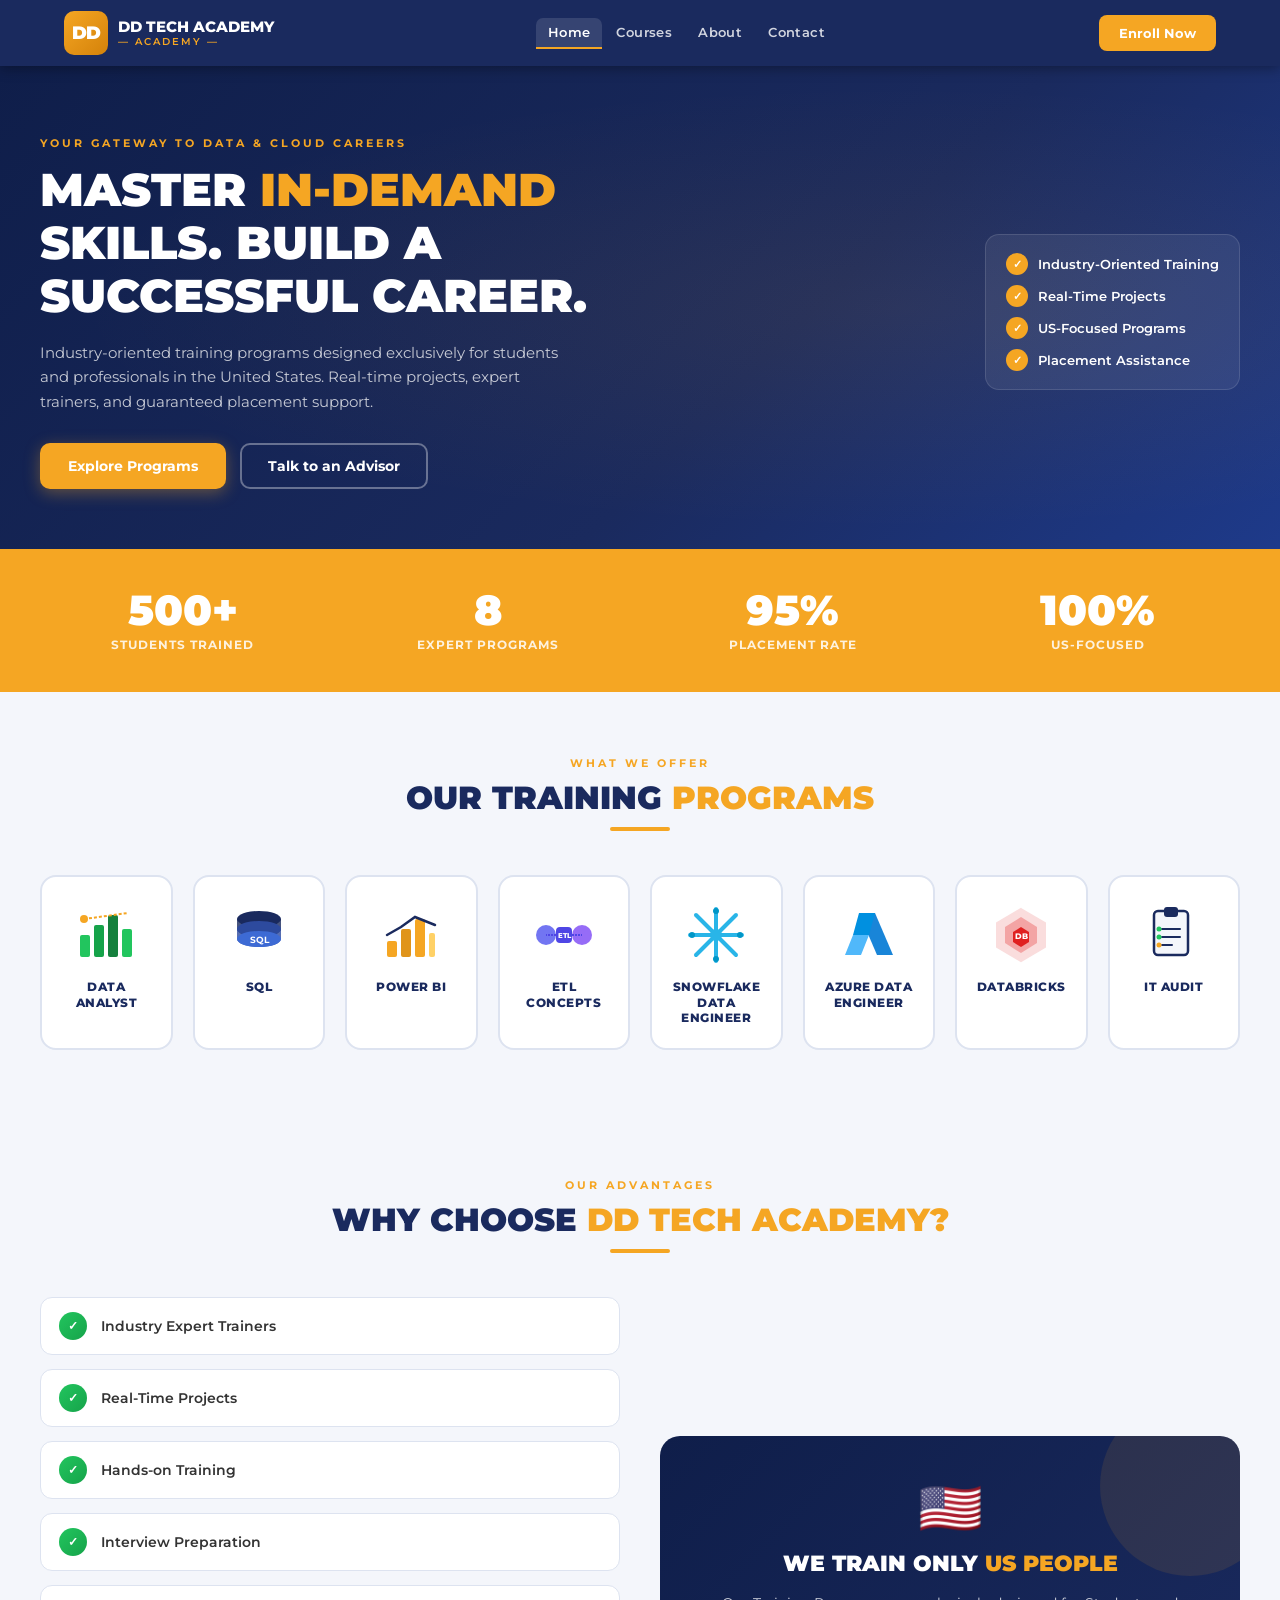
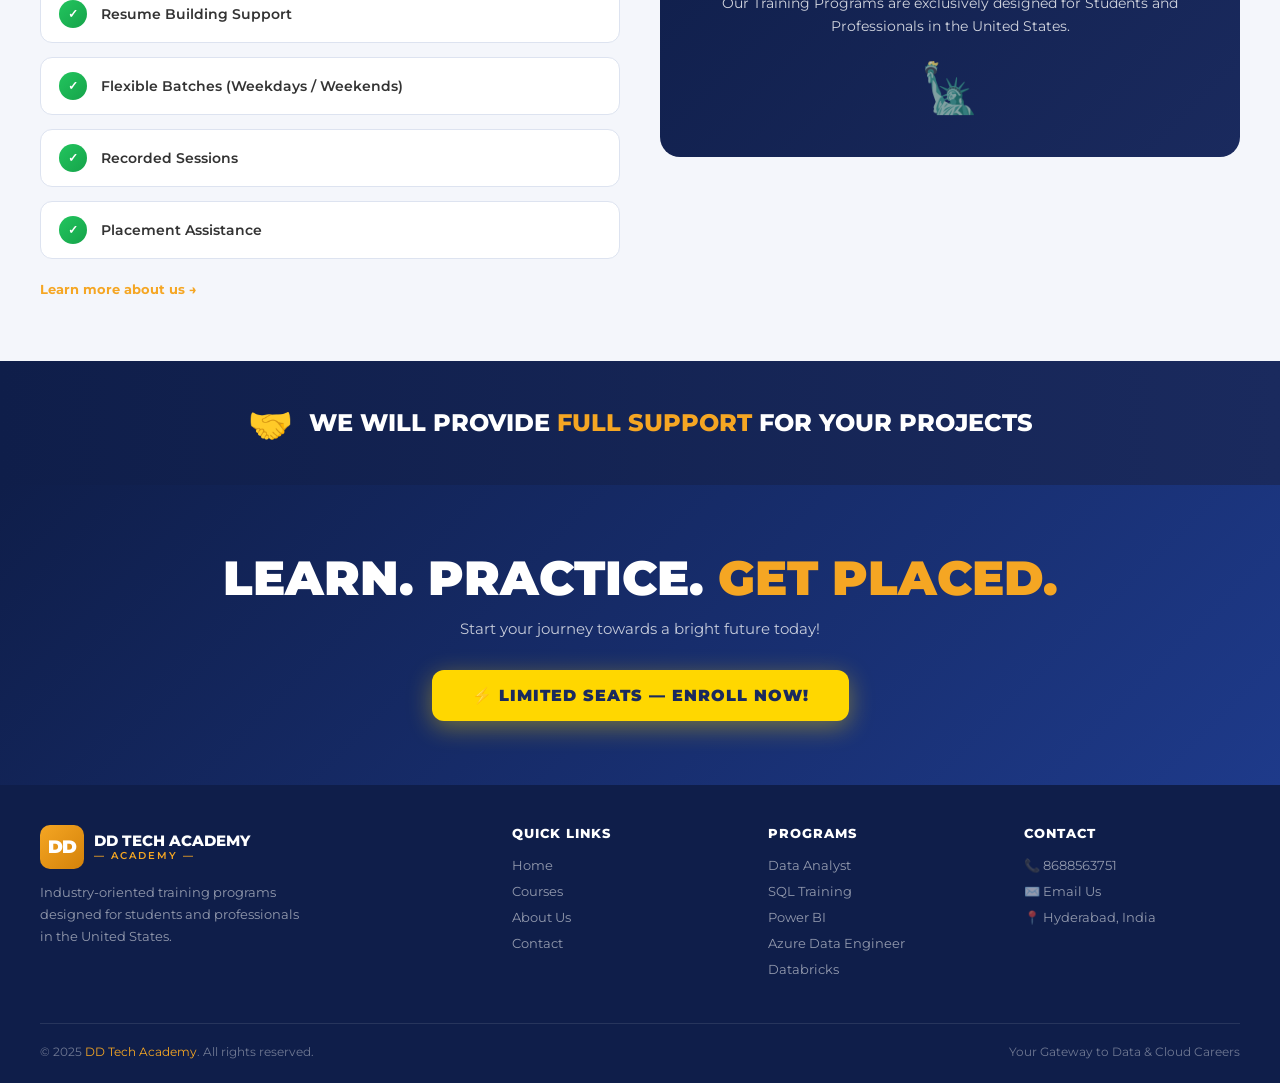
<file: index.html>
<!DOCTYPE html>
<html lang="en">
<head>
  <meta charset="UTF-8" />
  <meta name="viewport" content="width=device-width, initial-scale=1.0" />
  <title>DD Tech Academy – Your Gateway to Data &amp; Cloud Careers</title>
  <link href="https://fonts.googleapis.com/css2?family=Montserrat:wght@400;600;700;800;900&display=swap" rel="stylesheet" />
  <link rel="stylesheet" href="css/styles.css" />
</head>
<body>

<!-- ═══ HEADER ══════════════════════════════════════════════════════════════ -->
<header>
  <div class="header-inner">
    <a class="logo-wrap" href="index.html">
      <div class="logo-dd">DD</div>
      <div class="logo-text">DD TECH ACADEMY<span>— Academy —</span></div>
    </a>
    <nav>
      <a href="index.html"   class="active">Home</a>
      <a href="courses.html">Courses</a>
      <a href="about.html">About</a>
      <a href="contact.html">Contact</a>
    </nav>
    <button class="enroll-btn" onclick="openEnrollModal()">Enroll Now</button>
    <div class="hamburger" id="ham" onclick="toggleNav()">
      <span></span><span></span><span></span>
    </div>
  </div>
</header>

<!-- Mobile Nav -->
<div class="mobile-nav" id="mobileNav" onclick="toggleNav()">
  <div class="mobile-nav-panel" onclick="event.stopPropagation()">
    <a href="index.html"   class="active">Home</a>
    <a href="courses.html">Courses</a>
    <a href="about.html">About</a>
    <a href="contact.html">Contact</a>
    <button onclick="toggleNav();openEnrollModal();" style="background:var(--orange);color:#fff;margin-top:8px;font-weight:800;border:none;padding:12px 16px;border-radius:8px;font-family:'Montserrat',sans-serif;font-size:14px;cursor:pointer;text-align:center;">Enroll Now</button>
  </div>
</div>

<!-- ═══ HERO ════════════════════════════════════════════════════════════════ -->
<section class="hero" id="hero">
  <div class="hero-inner">
    <div class="hero-left">
      <p class="hero-sub">Your Gateway to Data &amp; Cloud Careers</p>
      <h1 class="hero-title">
        Master <span class="highlight">In-Demand</span><br>
        Skills. Build A<br>
        Successful Career.
      </h1>
      <p class="hero-desc">
        Industry-oriented training programs designed exclusively for students
        and professionals in the United States. Real-time projects, expert
        trainers, and guaranteed placement support.
      </p>
      <div class="hero-btns">
        <a class="btn-primary" href="courses.html">Explore Programs</a>
        <a class="btn-outline" href="#" onclick="openEnrollModal();return false;">Talk to an Advisor</a>
      </div>
    </div>
    <div class="hero-badge-row">
      <div class="badge-item"><div class="badge-check">✓</div> Industry-Oriented Training</div>
      <div class="badge-item"><div class="badge-check">✓</div> Real-Time Projects</div>
      <div class="badge-item"><div class="badge-check">✓</div> US-Focused Programs</div>
      <div class="badge-item"><div class="badge-check">✓</div> Placement Assistance</div>
    </div>
  </div>
</section>

<!-- ═══ STATS BAR ═══════════════════════════════════════════════════════════ -->
<div class="stats-bar">
  <div class="stats-grid">
    <div class="stat-item">
      <div class="stat-num">500+</div>
      <div class="stat-label">Students Trained</div>
    </div>
    <div class="stat-item">
      <div class="stat-num">8</div>
      <div class="stat-label">Expert Programs</div>
    </div>
    <div class="stat-item">
      <div class="stat-num">95%</div>
      <div class="stat-label">Placement Rate</div>
    </div>
    <div class="stat-item">
      <div class="stat-num">100%</div>
      <div class="stat-label">US-Focused</div>
    </div>
  </div>
</div>

<!-- ═══ PROGRAMS ════════════════════════════════════════════════════════════ -->
<section class="programs" id="programs">
  <div class="section-inner">
    <p class="section-tag">What We Offer</p>
    <h2 class="section-title">Our Training <span class="hl">Programs</span></h2>
    <div class="section-line"></div>
    <div class="programs-grid">

      <a class="prog-card" href="courses.html#tab-data-analyst">
        <div class="prog-icon">
          <svg viewBox="0 0 60 60" fill="none">
            <rect x="4" y="30" width="10" height="22" rx="2" fill="#22c55e"/>
            <rect x="18" y="20" width="10" height="32" rx="2" fill="#16a34a"/>
            <rect x="32" y="10" width="10" height="42" rx="2" fill="#15803d"/>
            <rect x="46" y="24" width="10" height="28" rx="2" fill="#22c55e"/>
            <circle cx="8" cy="14" r="4" fill="#f5a623"/>
            <line x1="8" y1="14" x2="52" y2="8" stroke="#f5a623" stroke-width="2" stroke-dasharray="3,2"/>
          </svg>
        </div>
        <div class="prog-label">Data Analyst</div>
      </a>

      <a class="prog-card" href="courses.html#tab-sql">
        <div class="prog-icon">
          <svg viewBox="0 0 60 60" fill="none">
            <ellipse cx="30" cy="14" rx="22" ry="8" fill="#1a2a5e"/>
            <path d="M8 14v10c0 4.4 9.8 8 22 8s22-3.6 22-8V14" fill="#1a2a5e" opacity=".8"/>
            <ellipse cx="30" cy="24" rx="22" ry="8" fill="#2d4a9e"/>
            <path d="M8 24v10c0 4.4 9.8 8 22 8s22-3.6 22-8V24" fill="#2d4a9e" opacity=".8"/>
            <ellipse cx="30" cy="34" rx="22" ry="8" fill="#3d6ad4"/>
            <text x="30" y="38" text-anchor="middle" fill="white" font-size="9" font-weight="700" font-family="Montserrat,sans-serif">SQL</text>
          </svg>
        </div>
        <div class="prog-label">SQL</div>
      </a>

      <a class="prog-card" href="courses.html#tab-power-bi">
        <div class="prog-icon">
          <svg viewBox="0 0 60 60" fill="none">
            <rect x="6" y="36" width="10" height="16" rx="2" fill="#f5a623"/>
            <rect x="20" y="24" width="10" height="28" rx="2" fill="#e0941a"/>
            <rect x="34" y="14" width="10" height="38" rx="2" fill="#f5a623"/>
            <rect x="48" y="28" width="6" height="24" rx="2" fill="#ffd166"/>
            <polyline points="6,30 20,22 34,12 54,20" stroke="#1a2a5e" stroke-width="2.5" fill="none" stroke-linecap="round"/>
          </svg>
        </div>
        <div class="prog-label">Power BI</div>
      </a>

      <a class="prog-card" href="courses.html#tab-etl">
        <div class="prog-icon">
          <svg viewBox="0 0 60 60" fill="none">
            <circle cx="12" cy="30" r="10" fill="#6366f1" opacity=".9"/>
            <circle cx="48" cy="30" r="10" fill="#8b5cf6" opacity=".9"/>
            <rect x="22" y="22" width="16" height="16" rx="4" fill="#4f46e5"/>
            <text x="30" y="33" text-anchor="middle" fill="white" font-size="7" font-weight="800" font-family="Montserrat,sans-serif">ETL</text>
            <path d="M22 30h-10M38 30h10" stroke="#4f46e5" stroke-width="2" stroke-dasharray="2,1"/>
          </svg>
        </div>
        <div class="prog-label">ETL Concepts</div>
      </a>

      <a class="prog-card" href="courses.html#tab-snowflake">
        <div class="prog-icon">
          <svg viewBox="0 0 60 60" fill="none">
            <line x1="30" y1="4" x2="30" y2="56" stroke="#29b5e8" stroke-width="4" stroke-linecap="round"/>
            <line x1="4" y1="30" x2="56" y2="30" stroke="#29b5e8" stroke-width="4" stroke-linecap="round"/>
            <line x1="10" y1="10" x2="50" y2="50" stroke="#29b5e8" stroke-width="4" stroke-linecap="round"/>
            <line x1="50" y1="10" x2="10" y2="50" stroke="#29b5e8" stroke-width="4" stroke-linecap="round"/>
            <circle cx="30" cy="30" r="6" fill="#29b5e8"/>
            <circle cx="30" cy="6" r="3" fill="#0096c7"/>
            <circle cx="30" cy="54" r="3" fill="#0096c7"/>
            <circle cx="6" cy="30" r="3" fill="#0096c7"/>
            <circle cx="54" cy="30" r="3" fill="#0096c7"/>
          </svg>
        </div>
        <div class="prog-label">Snowflake Data Engineer</div>
      </a>

      <a class="prog-card" href="courses.html#tab-azure">
        <div class="prog-icon">
          <svg viewBox="0 0 60 60" fill="none">
            <polygon points="20,8 36,8 54,50 38,50" fill="#0078d4" opacity=".9"/>
            <polygon points="6,50 22,50 30,30 14,30" fill="#50b8fa"/>
            <polygon points="20,8 14,30 30,30 36,8" fill="#0090e0"/>
          </svg>
        </div>
        <div class="prog-label">Azure Data Engineer</div>
      </a>

      <a class="prog-card" href="courses.html#tab-databricks">
        <div class="prog-icon">
          <svg viewBox="0 0 60 60" fill="none">
            <polygon points="30,4 54,18 54,42 30,56 6,42 6,18" fill="#e02020" opacity=".15" stroke="#e02020" stroke-width="2"/>
            <polygon points="30,12 46,22 46,38 30,48 14,38 14,22" fill="#e02020" opacity=".3"/>
            <polygon points="30,22 38,27 38,37 30,42 22,37 22,27" fill="#e02020"/>
            <text x="30" y="34" text-anchor="middle" fill="white" font-size="8" font-weight="800" font-family="Montserrat,sans-serif">DB</text>
          </svg>
        </div>
        <div class="prog-label">Databricks</div>
      </a>

      <a class="prog-card" href="courses.html#tab-it-audit">
        <div class="prog-icon">
          <svg viewBox="0 0 60 60" fill="none">
            <rect x="10" y="6" width="34" height="44" rx="4" fill="#f4f6fb" stroke="#1a2a5e" stroke-width="2.5"/>
            <rect x="20" y="2" width="14" height="10" rx="3" fill="#1a2a5e"/>
            <line x1="18" y1="24" x2="36" y2="24" stroke="#1a2a5e" stroke-width="2" stroke-linecap="round"/>
            <line x1="18" y1="32" x2="36" y2="32" stroke="#1a2a5e" stroke-width="2" stroke-linecap="round"/>
            <line x1="18" y1="40" x2="28" y2="40" stroke="#1a2a5e" stroke-width="2" stroke-linecap="round"/>
            <circle cx="15" cy="24" r="2.5" fill="#22c55e"/>
            <circle cx="15" cy="32" r="2.5" fill="#22c55e"/>
            <circle cx="15" cy="40" r="2.5" fill="#f5a623"/>
          </svg>
        </div>
        <div class="prog-label">IT Audit</div>
      </a>

    </div>
  </div>
</section>

<!-- ═══ WHY CHOOSE US (brief) ═══════════════════════════════════════════════ -->
<section class="why" id="why">
  <div class="section-inner">
    <p class="section-tag">Our Advantages</p>
    <h2 class="section-title">Why Choose <span class="hl">DD Tech Academy?</span></h2>
    <div class="section-line"></div>
    <div class="why-grid">
      <div class="why-list">
        <div class="why-item"><div class="why-check">✓</div> Industry Expert Trainers</div>
        <div class="why-item"><div class="why-check">✓</div> Real-Time Projects</div>
        <div class="why-item"><div class="why-check">✓</div> Hands-on Training</div>
        <div class="why-item"><div class="why-check">✓</div> Interview Preparation</div>
        <div class="why-item"><div class="why-check">✓</div> Resume Building Support</div>
        <div class="why-item"><div class="why-check">✓</div> Flexible Batches (Weekdays / Weekends)</div>
        <div class="why-item"><div class="why-check">✓</div> Recorded Sessions</div>
        <div class="why-item"><div class="why-check">✓</div> Placement Assistance</div>
        <a href="about.html" style="display:inline-block;margin-top:8px;font-size:13px;font-weight:700;color:var(--orange);text-decoration:none;">Learn more about us →</a>
      </div>
      <div class="us-box">
        <div class="us-flag">🇺🇸</div>
        <h3>WE TRAIN ONLY <span>US PEOPLE</span></h3>
        <p>Our Training Programs are exclusively designed for Students and Professionals in the United States.</p>
        <div class="us-statue">🗽</div>
      </div>
    </div>
  </div>
</section>

<!-- ═══ SUPPORT BANNER ══════════════════════════════════════════════════════ -->
<div class="support-banner">
  <div class="section-inner">
    <span class="support-icon">🤝</span>
    <p class="support-text">WE WILL PROVIDE <span>FULL SUPPORT</span> FOR YOUR PROJECTS</p>
  </div>
</div>

<!-- ═══ CTA BANNER ══════════════════════════════════════════════════════════ -->
<section class="cta-banner">
  <div class="section-inner">
    <h2>Learn. Practice. <span>Get Placed.</span></h2>
    <p>Start your journey towards a bright future today!</p>
    <button class="cta-enroll" onclick="openEnrollModal()">⚡ Limited Seats — Enroll Now!</button>
  </div>
</section>

<!-- ═══ FOOTER ══════════════════════════════════════════════════════════════ -->
<footer class="footer">
  <div class="footer-inner">
    <div class="footer-grid">
      <div class="footer-brand">
        <a class="logo-wrap" href="index.html">
          <div class="logo-dd">DD</div>
          <div class="logo-text">DD TECH ACADEMY<span>— Academy —</span></div>
        </a>
        <p>Industry-oriented training programs designed for students and professionals in the United States.</p>
      </div>
      <div class="footer-col">
        <h5>Quick Links</h5>
        <a href="index.html">Home</a>
        <a href="courses.html">Courses</a>
        <a href="about.html">About Us</a>
        <a href="contact.html">Contact</a>
      </div>
      <div class="footer-col">
        <h5>Programs</h5>
        <a href="courses.html">Data Analyst</a>
        <a href="courses.html">SQL Training</a>
        <a href="courses.html">Power BI</a>
        <a href="courses.html">Azure Data Engineer</a>
        <a href="courses.html">Databricks</a>
      </div>
      <div class="footer-col">
        <h5>Contact</h5>
        <a href="tel:8688563751">📞 8688563751</a>
        <a href="mailto:vamsikrishnakesari@gmail.com">✉️ Email Us</a>
        <a href="contact.html">📍 Hyderabad, India</a>
      </div>
    </div>
    <div class="footer-bottom">
      <p>© 2025 <span>DD Tech Academy</span>. All rights reserved.</p>
      <p>Your Gateway to Data &amp; Cloud Careers</p>
    </div>
  </div>
</footer>

<!-- ═══ ENROLL MODAL ════════════════════════════════════════════════════════ -->
<div class="modal-overlay" id="enrollModal" onclick="handleOverlayClick(event)">
  <div class="modal-box" id="modalBox">
    <div class="modal-success" id="modalSuccess">
      <div class="success-circle">✓</div>
      <h3>You're All Set! 🎉</h3>
      <p>Thank you for enrolling with <strong>DD Tech Academy</strong>.<br>
         Our team will reach out within <strong>24 hours</strong> to confirm your seat and share next steps.</p>
      <button class="success-close" onclick="closeEnrollModal()">Back to Home</button>
    </div>
    <div class="modal-left" id="modalLeft">
      <h3>Start Your <span>Journey</span> Today</h3>
      <p>Join thousands of students and professionals who have transformed their careers with DD Tech Academy.</p>
      <div class="modal-perk"><div class="modal-perk-icon">🎓</div> Industry-Expert Trainers</div>
      <div class="modal-perk"><div class="modal-perk-icon">💻</div> Real-Time Hands-On Projects</div>
      <div class="modal-perk"><div class="modal-perk-icon">📄</div> Resume &amp; Interview Support</div>
      <div class="modal-perk"><div class="modal-perk-icon">🏅</div> Placement Assistance</div>
      <div class="modal-perk"><div class="modal-perk-icon">🗓️</div> Flexible Weekday / Weekend Batches</div>
      <div class="modal-seats">⚡ Limited Seats Available — Enroll Now!</div>
    </div>
    <div class="modal-right" id="modalForm">
      <button class="modal-close" onclick="closeEnrollModal()" aria-label="Close">✕</button>
      <h4>Free Enrollment</h4>
      <p class="modal-sub">Fill in your details and we'll get back to you within 24 hours.</p>
      <form id="enrollForm" action="https://formsubmit.co/ajax/vamsikrishnakesari@gmail.com"
            method="POST" onsubmit="handleFormSubmit(event)">
        <input type="hidden" name="_subject"  value="🎓 New Enrollment — DD Tech Academy">
        <input type="hidden" name="_captcha"  value="false">
        <input type="hidden" name="_template" value="table">
        <div class="form-row">
          <div class="form-group">
            <label for="f-name">Full Name *</label>
            <input type="text" id="f-name" name="Name" placeholder="John Smith">
            <div class="err-msg" id="err-name">Please enter your full name.</div>
          </div>
          <div class="form-group">
            <label for="f-email">Email *</label>
            <input type="email" id="f-email" name="Email" placeholder="john@example.com">
            <div class="err-msg" id="err-email">Please enter a valid email.</div>
          </div>
        </div>
        <div class="form-group">
          <label for="f-phone">Phone Number *</label>
          <div class="phone-wrap">
            <select class="phone-code" id="f-code" name="Country_Code">
              <option value="+1">🇺🇸 +1</option>
              <option value="+91">🇮🇳 +91</option>
              <option value="+44">🇬🇧 +44</option>
              <option value="+61">🇦🇺 +61</option>
              <option value="+1-CA">🇨🇦 +1</option>
            </select>
            <input type="tel" id="f-phone" name="Phone" placeholder="(555) 000-0000">
          </div>
          <div class="err-msg" id="err-phone">Please enter a valid phone number.</div>
        </div>
        <div class="form-group">
          <label for="f-course">Course Interested In *</label>
          <select id="f-course" name="Course">
            <option value="">— Select a Program —</option>
            <option>Data Analyst</option>
            <option>SQL</option>
            <option>Power BI</option>
            <option>ETL Concepts</option>
            <option>Snowflake Data Engineer</option>
            <option>Azure Data Engineer</option>
            <option>Databricks</option>
            <option>IT Audit</option>
          </select>
          <div class="err-msg" id="err-course">Please select a program.</div>
        </div>
        <div class="form-group">
          <label for="f-exp">Your Background *</label>
          <select id="f-exp" name="Background">
            <option value="">— Select your profile —</option>
            <option>Working Professional – Technical</option>
            <option>Working Professional – Non-Technical</option>
            <option>College Student – Final Year</option>
            <option>College Student – 1st to Pre-Final Year</option>
            <option>Fresher / Recent Graduate</option>
            <option>Career Switcher</option>
            <option>Other</option>
          </select>
          <div class="err-msg" id="err-exp">Please select your background.</div>
        </div>
        <div class="form-group">
          <label for="f-msg">Message (Optional)</label>
          <textarea id="f-msg" name="Message" placeholder="Any questions or specific requirements..."></textarea>
        </div>
        <div class="terms-wrap">
          <input type="checkbox" id="f-terms">
          <label for="f-terms">I authorise DD Tech Academy to contact me with course updates &amp; offers via Email / SMS / WhatsApp / Call. I agree to the Privacy Policy and Terms of Use.</label>
        </div>
        <div class="err-msg" id="err-terms" style="margin-top:-12px;margin-bottom:14px;">Please accept the terms to continue.</div>
        <button type="submit" class="modal-submit" id="submitBtn">🚀 Enroll for Free</button>
      </form>
    </div>
  </div>
</div>

<script src="js/main.js"></script>
</body>
</html>
</file>
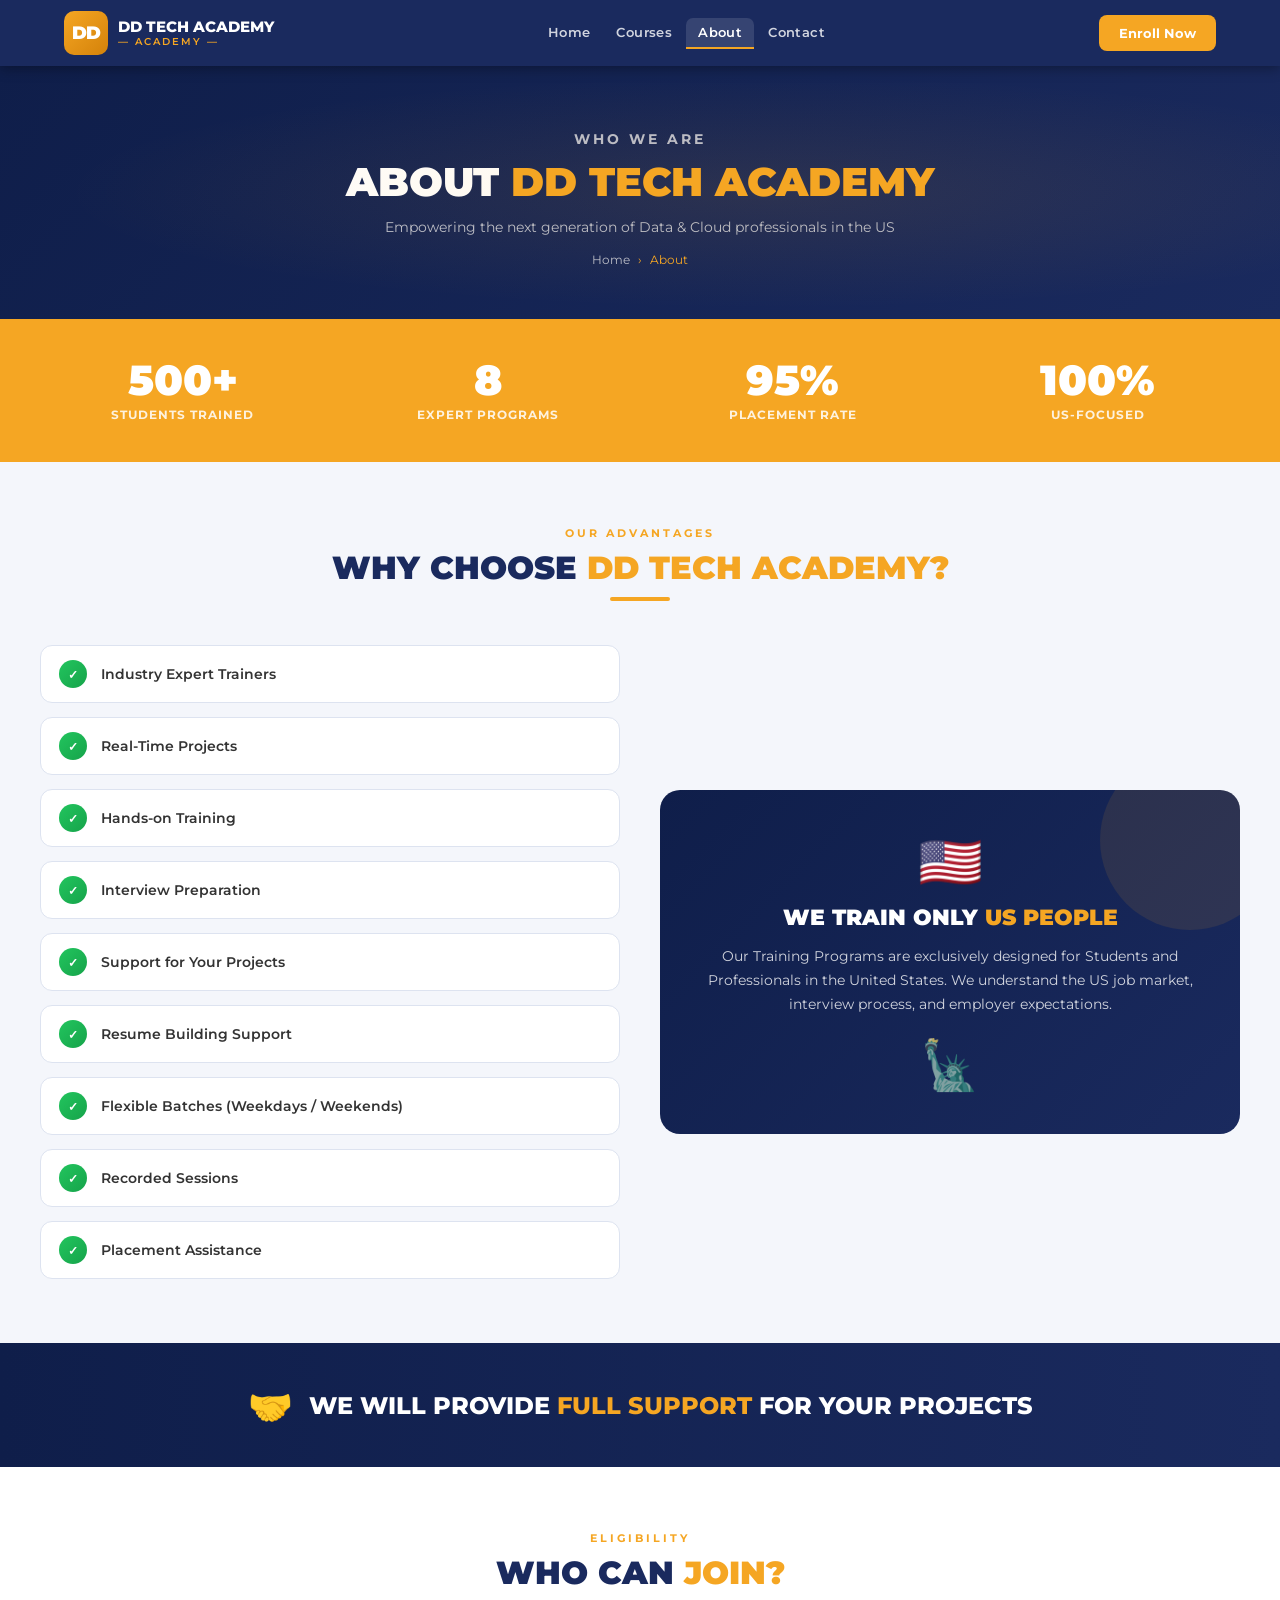
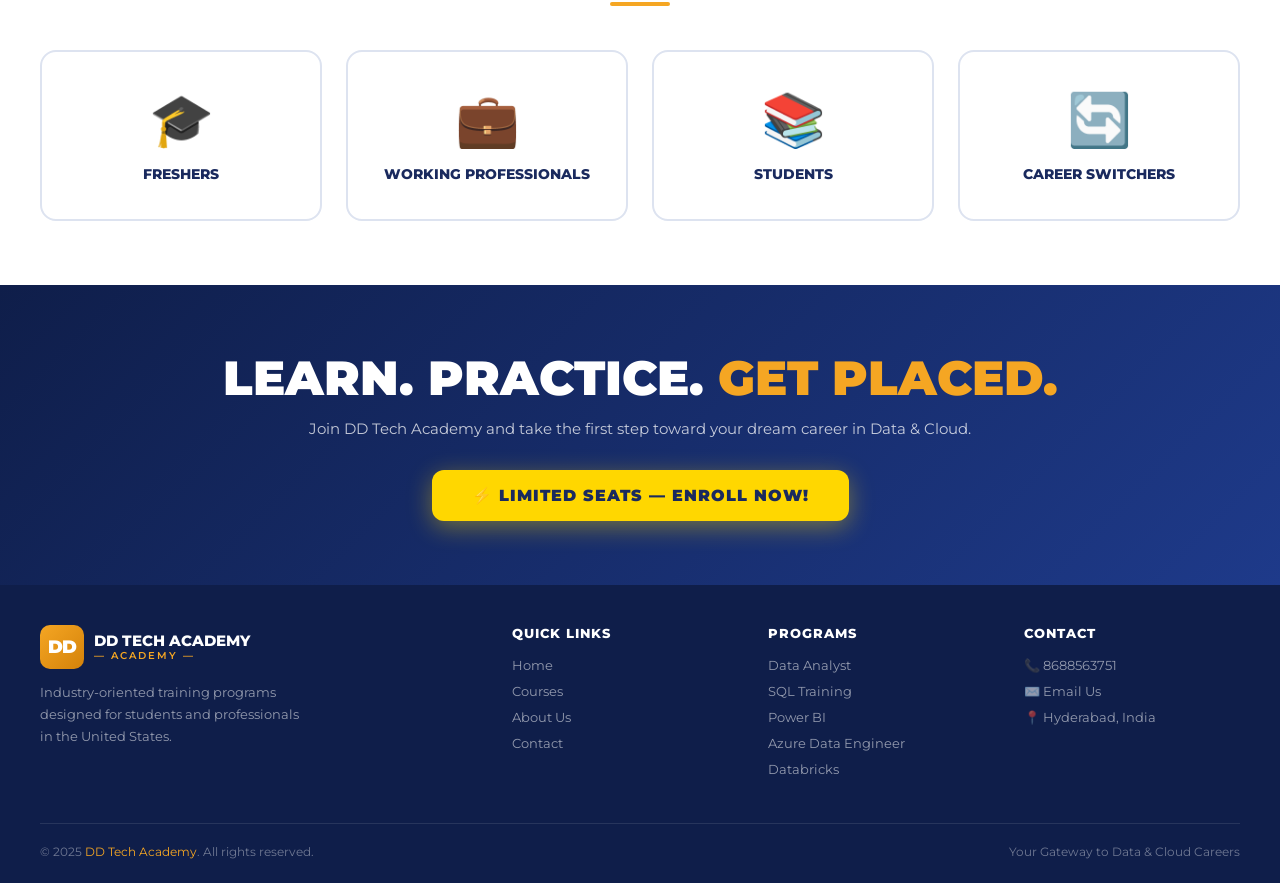
<file: about.html>
<!DOCTYPE html>
<html lang="en">
<head>
  <meta charset="UTF-8" />
  <meta name="viewport" content="width=device-width, initial-scale=1.0" />
  <title>About Us | DD Tech Academy</title>
  <link href="https://fonts.googleapis.com/css2?family=Montserrat:wght@400;600;700;800;900&display=swap" rel="stylesheet" />
  <link rel="stylesheet" href="css/styles.css" />
</head>
<body>

<!-- ═══ HEADER ══════════════════════════════════════════════════════════════ -->
<header>
  <div class="header-inner">
    <a class="logo-wrap" href="index.html">
      <div class="logo-dd">DD</div>
      <div class="logo-text">DD TECH ACADEMY<span>— Academy —</span></div>
    </a>
    <nav>
      <a href="index.html">Home</a>
      <a href="courses.html">Courses</a>
      <a href="about.html" class="active">About</a>
      <a href="contact.html">Contact</a>
    </nav>
    <button class="enroll-btn" onclick="openEnrollModal()">Enroll Now</button>
    <div class="hamburger" id="ham" onclick="toggleNav()">
      <span></span><span></span><span></span>
    </div>
  </div>
</header>

<!-- Mobile Nav -->
<div class="mobile-nav" id="mobileNav" onclick="toggleNav()">
  <div class="mobile-nav-panel" onclick="event.stopPropagation()">
    <a href="index.html">Home</a>
    <a href="courses.html">Courses</a>
    <a href="about.html" class="active">About</a>
    <a href="contact.html">Contact</a>
    <button onclick="toggleNav();openEnrollModal();" style="background:var(--orange);color:#fff;margin-top:8px;font-weight:800;border:none;padding:12px 16px;border-radius:8px;font-family:'Montserrat',sans-serif;font-size:14px;cursor:pointer;text-align:center;">Enroll Now</button>
  </div>
</div>

<!-- ═══ PAGE HERO ════════════════════════════════════════════════════════════ -->
<div class="page-hero">
  <p class="page-hero-tag">Who We Are</p>
  <h1>About <span>DD Tech Academy</span></h1>
  <p>Empowering the next generation of Data &amp; Cloud professionals in the US</p>
  <div class="breadcrumb">
    <a href="index.html">Home</a>
    <span>›</span>
    <span>About</span>
  </div>
</div>

<!-- ═══ STATS BAR ═══════════════════════════════════════════════════════════ -->
<div class="stats-bar">
  <div class="stats-grid">
    <div class="stat-item">
      <div class="stat-num">500+</div>
      <div class="stat-label">Students Trained</div>
    </div>
    <div class="stat-item">
      <div class="stat-num">8</div>
      <div class="stat-label">Expert Programs</div>
    </div>
    <div class="stat-item">
      <div class="stat-num">95%</div>
      <div class="stat-label">Placement Rate</div>
    </div>
    <div class="stat-item">
      <div class="stat-num">100%</div>
      <div class="stat-label">US-Focused</div>
    </div>
  </div>
</div>

<!-- ═══ WHY CHOOSE ═══════════════════════════════════════════════════════════ -->
<section class="why" id="why">
  <div class="section-inner">
    <p class="section-tag">Our Advantages</p>
    <h2 class="section-title">Why Choose <span class="hl">DD Tech Academy?</span></h2>
    <div class="section-line"></div>
    <div class="why-grid">
      <div class="why-list">
        <div class="why-item"><div class="why-check">✓</div> Industry Expert Trainers</div>
        <div class="why-item"><div class="why-check">✓</div> Real-Time Projects</div>
        <div class="why-item"><div class="why-check">✓</div> Hands-on Training</div>
        <div class="why-item"><div class="why-check">✓</div> Interview Preparation</div>
        <div class="why-item"><div class="why-check">✓</div> Support for Your Projects</div>
        <div class="why-item"><div class="why-check">✓</div> Resume Building Support</div>
        <div class="why-item"><div class="why-check">✓</div> Flexible Batches (Weekdays / Weekends)</div>
        <div class="why-item"><div class="why-check">✓</div> Recorded Sessions</div>
        <div class="why-item"><div class="why-check">✓</div> Placement Assistance</div>
      </div>
      <div class="us-box">
        <div class="us-flag">🇺🇸</div>
        <h3>WE TRAIN ONLY <span>US PEOPLE</span></h3>
        <p>Our Training Programs are exclusively designed for Students and Professionals in the United States. We understand the US job market, interview process, and employer expectations.</p>
        <div class="us-statue">🗽</div>
      </div>
    </div>
  </div>
</section>

<!-- ═══ SUPPORT BANNER ══════════════════════════════════════════════════════ -->
<div class="support-banner">
  <div class="section-inner">
    <span class="support-icon">🤝</span>
    <p class="support-text">WE WILL PROVIDE <span>FULL SUPPORT</span> FOR YOUR PROJECTS</p>
  </div>
</div>

<!-- ═══ WHO CAN JOIN ═════════════════════════════════════════════════════════ -->
<section class="join" id="join">
  <div class="section-inner">
    <p class="section-tag">Eligibility</p>
    <h2 class="section-title">Who Can <span class="hl">Join?</span></h2>
    <div class="section-line"></div>
    <div class="join-grid">
      <div class="join-card">
        <div class="join-icon">🎓</div>
        <div class="join-label">Freshers</div>
      </div>
      <div class="join-card">
        <div class="join-icon">💼</div>
        <div class="join-label">Working Professionals</div>
      </div>
      <div class="join-card">
        <div class="join-icon">📚</div>
        <div class="join-label">Students</div>
      </div>
      <div class="join-card">
        <div class="join-icon">🔄</div>
        <div class="join-label">Career Switchers</div>
      </div>
    </div>
  </div>
</section>

<!-- ═══ CTA BANNER ══════════════════════════════════════════════════════════ -->
<section class="cta-banner">
  <div class="section-inner">
    <h2>Learn. Practice. <span>Get Placed.</span></h2>
    <p>Join DD Tech Academy and take the first step toward your dream career in Data &amp; Cloud.</p>
    <button class="cta-enroll" onclick="openEnrollModal()">⚡ Limited Seats — Enroll Now!</button>
  </div>
</section>

<!-- ═══ FOOTER ══════════════════════════════════════════════════════════════ -->
<footer class="footer">
  <div class="footer-inner">
    <div class="footer-grid">
      <div class="footer-brand">
        <a class="logo-wrap" href="index.html">
          <div class="logo-dd">DD</div>
          <div class="logo-text">DD TECH ACADEMY<span>— Academy —</span></div>
        </a>
        <p>Industry-oriented training programs designed for students and professionals in the United States.</p>
      </div>
      <div class="footer-col">
        <h5>Quick Links</h5>
        <a href="index.html">Home</a>
        <a href="courses.html">Courses</a>
        <a href="about.html">About Us</a>
        <a href="contact.html">Contact</a>
      </div>
      <div class="footer-col">
        <h5>Programs</h5>
        <a href="courses.html">Data Analyst</a>
        <a href="courses.html">SQL Training</a>
        <a href="courses.html">Power BI</a>
        <a href="courses.html">Azure Data Engineer</a>
        <a href="courses.html">Databricks</a>
      </div>
      <div class="footer-col">
        <h5>Contact</h5>
        <a href="tel:8688563751">📞 8688563751</a>
        <a href="mailto:vamsikrishnakesari@gmail.com">✉️ Email Us</a>
        <a href="contact.html">📍 Hyderabad, India</a>
      </div>
    </div>
    <div class="footer-bottom">
      <p>© 2025 <span>DD Tech Academy</span>. All rights reserved.</p>
      <p>Your Gateway to Data &amp; Cloud Careers</p>
    </div>
  </div>
</footer>

<!-- ═══ ENROLL MODAL ════════════════════════════════════════════════════════ -->
<div class="modal-overlay" id="enrollModal" onclick="handleOverlayClick(event)">
  <div class="modal-box" id="modalBox">
    <div class="modal-success" id="modalSuccess">
      <div class="success-circle">✓</div>
      <h3>You're All Set! 🎉</h3>
      <p>Thank you for enrolling with <strong>DD Tech Academy</strong>.<br>
         Our team will reach out within <strong>24 hours</strong> to confirm your seat.</p>
      <button class="success-close" onclick="closeEnrollModal()">Close</button>
    </div>
    <div class="modal-left" id="modalLeft">
      <h3>Start Your <span>Journey</span> Today</h3>
      <p>Join thousands who have transformed their careers with DD Tech Academy.</p>
      <div class="modal-perk"><div class="modal-perk-icon">🎓</div> Industry-Expert Trainers</div>
      <div class="modal-perk"><div class="modal-perk-icon">💻</div> Real-Time Projects</div>
      <div class="modal-perk"><div class="modal-perk-icon">📄</div> Resume &amp; Interview Support</div>
      <div class="modal-perk"><div class="modal-perk-icon">🏅</div> Placement Assistance</div>
      <div class="modal-perk"><div class="modal-perk-icon">🗓️</div> Flexible Batches</div>
      <div class="modal-seats">⚡ Limited Seats — Enroll Now!</div>
    </div>
    <div class="modal-right" id="modalForm">
      <button class="modal-close" onclick="closeEnrollModal()" aria-label="Close">✕</button>
      <h4>Free Enrollment</h4>
      <p class="modal-sub">Fill in your details and we'll get back to you within 24 hours.</p>
      <form id="enrollForm" action="https://formsubmit.co/ajax/vamsikrishnakesari@gmail.com"
            method="POST" onsubmit="handleFormSubmit(event)">
        <input type="hidden" name="_subject"  value="🎓 New Enrollment — DD Tech Academy">
        <input type="hidden" name="_captcha"  value="false">
        <input type="hidden" name="_template" value="table">
        <div class="form-row">
          <div class="form-group">
            <label for="f-name">Full Name *</label>
            <input type="text" id="f-name" name="Name" placeholder="John Smith">
            <div class="err-msg" id="err-name">Please enter your full name.</div>
          </div>
          <div class="form-group">
            <label for="f-email">Email *</label>
            <input type="email" id="f-email" name="Email" placeholder="john@example.com">
            <div class="err-msg" id="err-email">Please enter a valid email.</div>
          </div>
        </div>
        <div class="form-group">
          <label for="f-phone">Phone Number *</label>
          <div class="phone-wrap">
            <select class="phone-code" id="f-code" name="Country_Code">
              <option value="+1">🇺🇸 +1</option>
              <option value="+91">🇮🇳 +91</option>
              <option value="+44">🇬🇧 +44</option>
              <option value="+61">🇦🇺 +61</option>
              <option value="+1-CA">🇨🇦 +1</option>
            </select>
            <input type="tel" id="f-phone" name="Phone" placeholder="(555) 000-0000">
          </div>
          <div class="err-msg" id="err-phone">Please enter a valid phone number.</div>
        </div>
        <div class="form-group">
          <label for="f-course">Course Interested In *</label>
          <select id="f-course" name="Course">
            <option value="">— Select a Program —</option>
            <option>Data Analyst</option>
            <option>SQL</option>
            <option>Power BI</option>
            <option>ETL Concepts</option>
            <option>Snowflake Data Engineer</option>
            <option>Azure Data Engineer</option>
            <option>Databricks</option>
            <option>IT Audit</option>
          </select>
          <div class="err-msg" id="err-course">Please select a program.</div>
        </div>
        <div class="form-group">
          <label for="f-exp">Your Background *</label>
          <select id="f-exp" name="Background">
            <option value="">— Select your profile —</option>
            <option>Working Professional – Technical</option>
            <option>Working Professional – Non-Technical</option>
            <option>College Student – Final Year</option>
            <option>College Student – 1st to Pre-Final Year</option>
            <option>Fresher / Recent Graduate</option>
            <option>Career Switcher</option>
            <option>Other</option>
          </select>
          <div class="err-msg" id="err-exp">Please select your background.</div>
        </div>
        <div class="form-group">
          <label for="f-msg">Message (Optional)</label>
          <textarea id="f-msg" name="Message" placeholder="Any questions or specific requirements..."></textarea>
        </div>
        <div class="terms-wrap">
          <input type="checkbox" id="f-terms">
          <label for="f-terms">I authorise DD Tech Academy to contact me via Email / SMS / WhatsApp / Call.</label>
        </div>
        <div class="err-msg" id="err-terms" style="margin-top:-12px;margin-bottom:14px;">Please accept the terms to continue.</div>
        <button type="submit" class="modal-submit" id="submitBtn">🚀 Enroll for Free</button>
      </form>
    </div>
  </div>
</div>

<script src="js/main.js"></script>
</body>
</html>
</file>
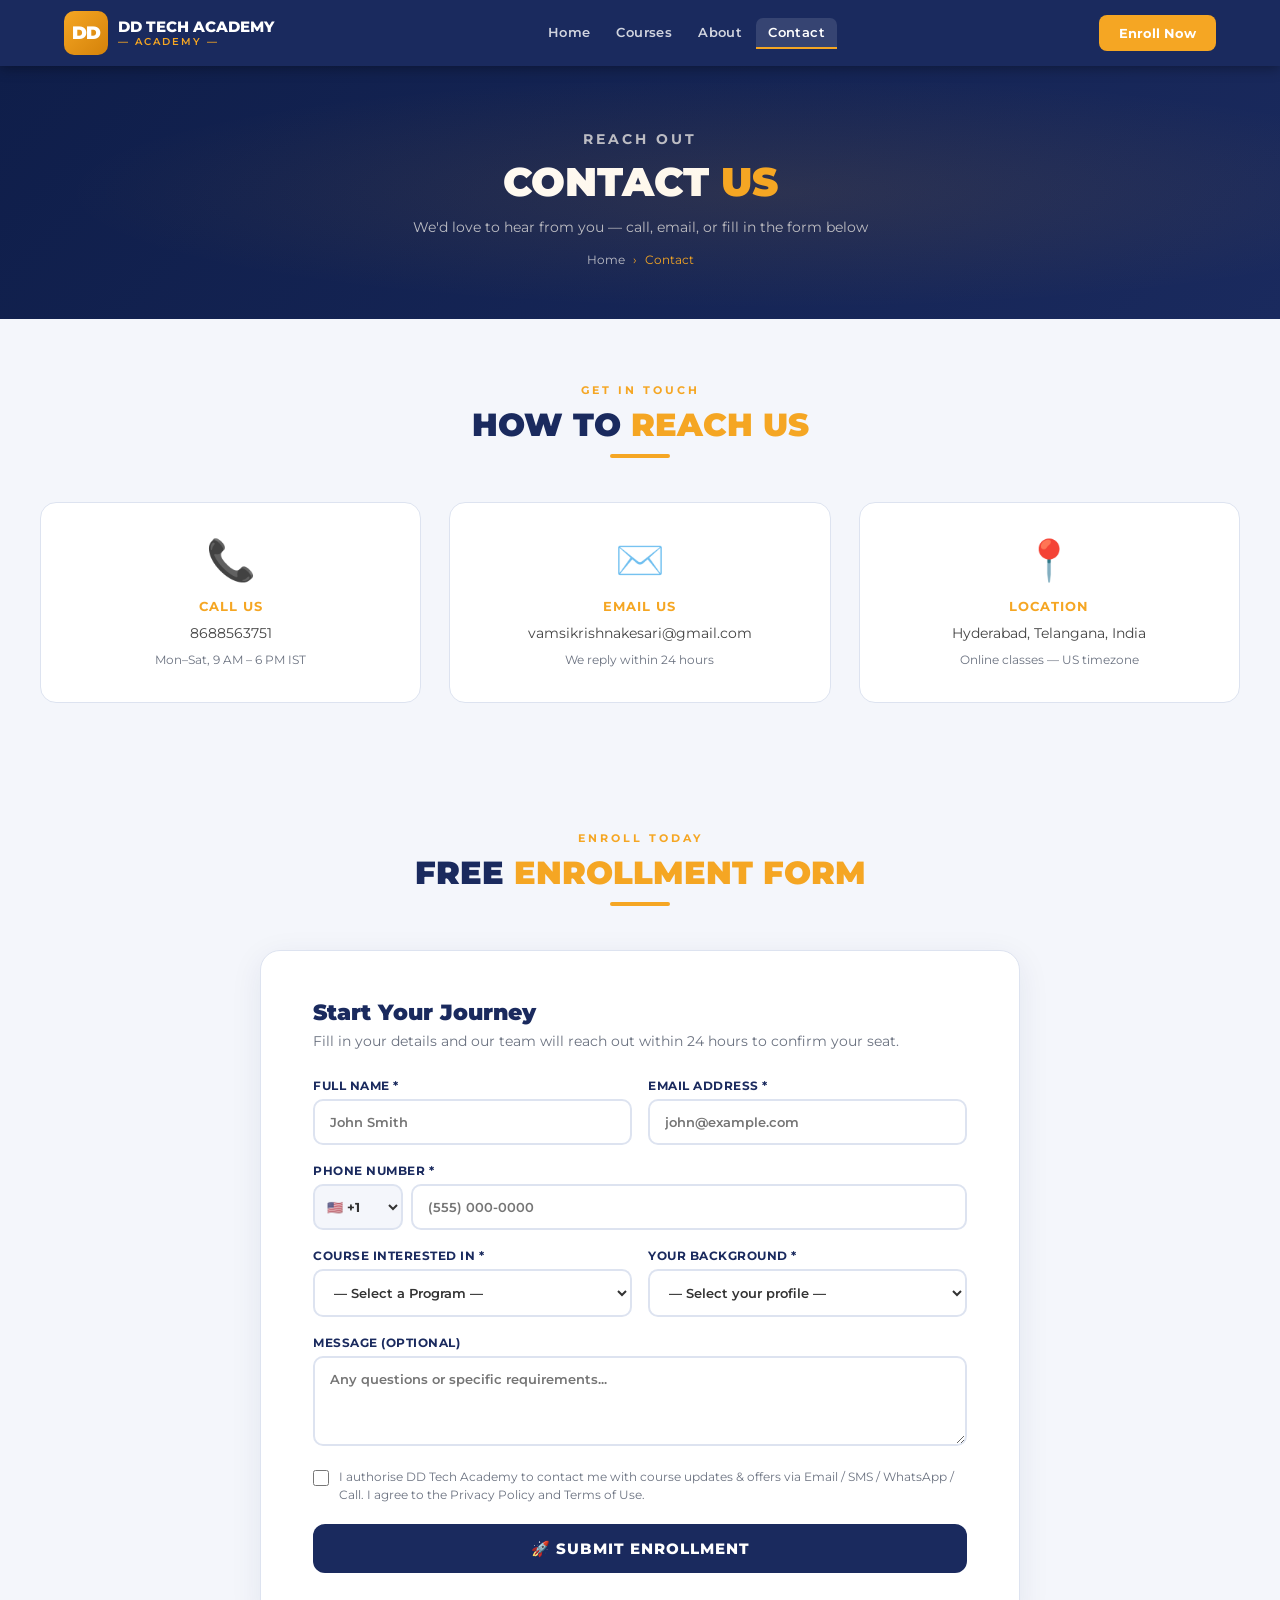
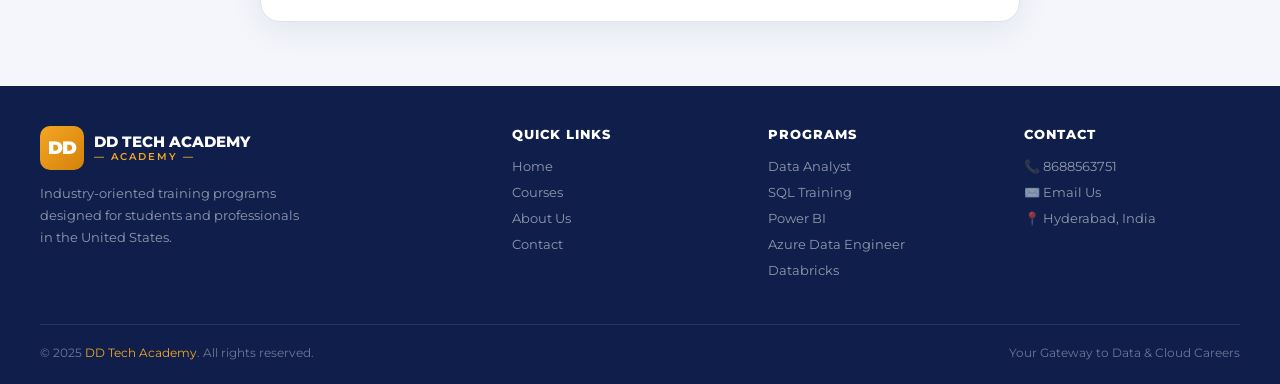
<file: contact.html>
<!DOCTYPE html>
<html lang="en">
<head>
  <meta charset="UTF-8" />
  <meta name="viewport" content="width=device-width, initial-scale=1.0" />
  <title>Contact | DD Tech Academy</title>
  <link href="https://fonts.googleapis.com/css2?family=Montserrat:wght@400;600;700;800;900&display=swap" rel="stylesheet" />
  <link rel="stylesheet" href="css/styles.css" />
</head>
<body>

<!-- ═══ HEADER ══════════════════════════════════════════════════════════════ -->
<header>
  <div class="header-inner">
    <a class="logo-wrap" href="index.html">
      <div class="logo-dd">DD</div>
      <div class="logo-text">DD TECH ACADEMY<span>— Academy —</span></div>
    </a>
    <nav>
      <a href="index.html">Home</a>
      <a href="courses.html">Courses</a>
      <a href="about.html">About</a>
      <a href="contact.html" class="active">Contact</a>
    </nav>
    <button class="enroll-btn" onclick="openEnrollModal()">Enroll Now</button>
    <div class="hamburger" id="ham" onclick="toggleNav()">
      <span></span><span></span><span></span>
    </div>
  </div>
</header>

<!-- Mobile Nav -->
<div class="mobile-nav" id="mobileNav" onclick="toggleNav()">
  <div class="mobile-nav-panel" onclick="event.stopPropagation()">
    <a href="index.html">Home</a>
    <a href="courses.html">Courses</a>
    <a href="about.html">About</a>
    <a href="contact.html" class="active">Contact</a>
    <button onclick="toggleNav();openEnrollModal();" style="background:var(--orange);color:#fff;margin-top:8px;font-weight:800;border:none;padding:12px 16px;border-radius:8px;font-family:'Montserrat',sans-serif;font-size:14px;cursor:pointer;text-align:center;">Enroll Now</button>
  </div>
</div>

<!-- ═══ PAGE HERO ════════════════════════════════════════════════════════════ -->
<div class="page-hero">
  <p class="page-hero-tag">Reach Out</p>
  <h1>Contact <span>Us</span></h1>
  <p>We'd love to hear from you — call, email, or fill in the form below</p>
  <div class="breadcrumb">
    <a href="index.html">Home</a>
    <span>›</span>
    <span>Contact</span>
  </div>
</div>

<!-- ═══ CONTACT CARDS ════════════════════════════════════════════════════════ -->
<section class="contact" id="contact">
  <div class="section-inner">
    <p class="section-tag">Get In Touch</p>
    <h2 class="section-title">How to <span class="hl">Reach Us</span></h2>
    <div class="section-line"></div>
    <div class="contact-grid">

      <div class="contact-card">
        <div class="contact-icon">📞</div>
        <h4>Call Us</h4>
        <p><a href="tel:8688563751">8688563751</a></p>
        <p style="font-size:12px;color:var(--gray);margin-top:6px;">Mon–Sat, 9 AM – 6 PM IST</p>
      </div>

      <div class="contact-card">
        <div class="contact-icon">✉️</div>
        <h4>Email Us</h4>
        <p><a href="mailto:vamsikrishnakesari@gmail.com">vamsikrishnakesari@gmail.com</a></p>
        <p style="font-size:12px;color:var(--gray);margin-top:6px;">We reply within 24 hours</p>
      </div>

      <div class="contact-card">
        <div class="contact-icon">📍</div>
        <h4>Location</h4>
        <p>Hyderabad, Telangana, India</p>
        <p style="font-size:12px;color:var(--gray);margin-top:6px;">Online classes — US timezone</p>
      </div>

    </div>
  </div>
</section>

<!-- ═══ ENROLLMENT FORM ══════════════════════════════════════════════════════ -->
<section class="form-section" id="enroll">
  <div class="section-inner">
    <p class="section-tag">Enroll Today</p>
    <h2 class="section-title">Free <span class="hl">Enrollment Form</span></h2>
    <div class="section-line"></div>

    <div class="form-card">
      <h3>Start Your Journey</h3>
      <p class="form-card-sub">Fill in your details and our team will reach out within 24 hours to confirm your seat.</p>

      <form id="enrollForm" action="https://formsubmit.co/ajax/vamsikrishnakesari@gmail.com"
            method="POST" onsubmit="handleFormSubmit(event)">
        <input type="hidden" name="_subject"  value="🎓 New Enrollment — DD Tech Academy">
        <input type="hidden" name="_captcha"  value="false">
        <input type="hidden" name="_template" value="table">

        <div class="form-row">
          <div class="form-group">
            <label for="f-name">Full Name *</label>
            <input type="text" id="f-name" name="Name" placeholder="John Smith">
            <div class="err-msg" id="err-name">Please enter your full name.</div>
          </div>
          <div class="form-group">
            <label for="f-email">Email Address *</label>
            <input type="email" id="f-email" name="Email" placeholder="john@example.com">
            <div class="err-msg" id="err-email">Please enter a valid email.</div>
          </div>
        </div>

        <div class="form-group">
          <label for="f-phone">Phone Number *</label>
          <div class="phone-wrap">
            <select class="phone-code" id="f-code" name="Country_Code">
              <option value="+1">🇺🇸 +1</option>
              <option value="+91">🇮🇳 +91</option>
              <option value="+44">🇬🇧 +44</option>
              <option value="+61">🇦🇺 +61</option>
              <option value="+1-CA">🇨🇦 +1</option>
            </select>
            <input type="tel" id="f-phone" name="Phone" placeholder="(555) 000-0000">
          </div>
          <div class="err-msg" id="err-phone">Please enter a valid phone number.</div>
        </div>

        <div class="form-row">
          <div class="form-group">
            <label for="f-course">Course Interested In *</label>
            <select id="f-course" name="Course">
              <option value="">— Select a Program —</option>
              <option>Data Analyst</option>
              <option>SQL</option>
              <option>Power BI</option>
              <option>ETL Concepts</option>
              <option>Snowflake Data Engineer</option>
              <option>Azure Data Engineer</option>
              <option>Databricks</option>
              <option>IT Audit</option>
            </select>
            <div class="err-msg" id="err-course">Please select a program.</div>
          </div>
          <div class="form-group">
            <label for="f-exp">Your Background *</label>
            <select id="f-exp" name="Background">
              <option value="">— Select your profile —</option>
              <option>Working Professional – Technical</option>
              <option>Working Professional – Non-Technical</option>
              <option>College Student – Final Year</option>
              <option>College Student – 1st to Pre-Final Year</option>
              <option>Fresher / Recent Graduate</option>
              <option>Career Switcher</option>
              <option>Other</option>
            </select>
            <div class="err-msg" id="err-exp">Please select your background.</div>
          </div>
        </div>

        <div class="form-group">
          <label for="f-msg">Message (Optional)</label>
          <textarea id="f-msg" name="Message" placeholder="Any questions or specific requirements..."></textarea>
        </div>

        <div class="terms-wrap">
          <input type="checkbox" id="f-terms">
          <label for="f-terms">I authorise DD Tech Academy to contact me with course updates &amp; offers via Email / SMS / WhatsApp / Call. I agree to the Privacy Policy and Terms of Use.</label>
        </div>
        <div class="err-msg" id="err-terms" style="margin-top:-12px;margin-bottom:14px;">Please accept the terms to continue.</div>

        <button type="submit" class="submit-btn" id="submitBtn">🚀 Submit Enrollment</button>
      </form>
    </div>
  </div>
</section>

<!-- ═══ FOOTER ══════════════════════════════════════════════════════════════ -->
<footer class="footer">
  <div class="footer-inner">
    <div class="footer-grid">
      <div class="footer-brand">
        <a class="logo-wrap" href="index.html">
          <div class="logo-dd">DD</div>
          <div class="logo-text">DD TECH ACADEMY<span>— Academy —</span></div>
        </a>
        <p>Industry-oriented training programs designed for students and professionals in the United States.</p>
      </div>
      <div class="footer-col">
        <h5>Quick Links</h5>
        <a href="index.html">Home</a>
        <a href="courses.html">Courses</a>
        <a href="about.html">About Us</a>
        <a href="contact.html">Contact</a>
      </div>
      <div class="footer-col">
        <h5>Programs</h5>
        <a href="courses.html">Data Analyst</a>
        <a href="courses.html">SQL Training</a>
        <a href="courses.html">Power BI</a>
        <a href="courses.html">Azure Data Engineer</a>
        <a href="courses.html">Databricks</a>
      </div>
      <div class="footer-col">
        <h5>Contact</h5>
        <a href="tel:8688563751">📞 8688563751</a>
        <a href="mailto:vamsikrishnakesari@gmail.com">✉️ Email Us</a>
        <a href="contact.html">📍 Hyderabad, India</a>
      </div>
    </div>
    <div class="footer-bottom">
      <p>© 2025 <span>DD Tech Academy</span>. All rights reserved.</p>
      <p>Your Gateway to Data &amp; Cloud Careers</p>
    </div>
  </div>
</footer>

<!-- ═══ ENROLL MODAL (for header Enroll Now button) ═════════════════════════ -->
<div class="modal-overlay" id="enrollModal" onclick="handleOverlayClick(event)">
  <div class="modal-box" id="modalBox">
    <div class="modal-success" id="modalSuccess">
      <div class="success-circle">✓</div>
      <h3>You're All Set! 🎉</h3>
      <p>Thank you for enrolling with <strong>DD Tech Academy</strong>.<br>
         Our team will reach out within <strong>24 hours</strong> to confirm your seat.</p>
      <button class="success-close" onclick="closeEnrollModal()">Close</button>
    </div>
    <div class="modal-left" id="modalLeft">
      <h3>Start Your <span>Journey</span> Today</h3>
      <p>Join thousands who have transformed their careers with DD Tech Academy.</p>
      <div class="modal-perk"><div class="modal-perk-icon">🎓</div> Industry-Expert Trainers</div>
      <div class="modal-perk"><div class="modal-perk-icon">💻</div> Real-Time Projects</div>
      <div class="modal-perk"><div class="modal-perk-icon">📄</div> Resume &amp; Interview Support</div>
      <div class="modal-perk"><div class="modal-perk-icon">🏅</div> Placement Assistance</div>
      <div class="modal-perk"><div class="modal-perk-icon">🗓️</div> Flexible Batches</div>
      <div class="modal-seats">⚡ Limited Seats — Enroll Now!</div>
    </div>
    <div class="modal-right" id="modalForm">
      <button class="modal-close" onclick="closeEnrollModal()" aria-label="Close">✕</button>
      <p style="font-size:16px;font-weight:800;color:var(--navy);margin-bottom:8px;">Scroll down to enroll 👇</p>
      <p style="font-size:13px;color:var(--gray);margin-bottom:24px;">Use the enrollment form on this page, or call us directly.</p>
      <a href="tel:8688563751" style="display:block;background:var(--navy);color:#fff;text-align:center;padding:14px;border-radius:10px;font-weight:700;font-size:14px;text-decoration:none;margin-bottom:12px;">📞 Call 8688563751</a>
      <a href="mailto:vamsikrishnakesari@gmail.com" style="display:block;border:2px solid var(--navy);color:var(--navy);text-align:center;padding:12px;border-radius:10px;font-weight:700;font-size:14px;text-decoration:none;">✉️ Email Us</a>
      <button class="modal-close" onclick="closeEnrollModal()" style="position:absolute;top:16px;right:16px;">✕</button>
    </div>
  </div>
</div>

<script src="js/main.js"></script>
<script>
  /* On contact page: "Enroll Now" button scrolls to the form */
  function openEnrollModal() {
    const formSection = document.getElementById('enroll');
    if (formSection) {
      formSection.scrollIntoView({ behavior: 'smooth', block: 'start' });
    }
  }
</script>
</body>
</html>
</file>
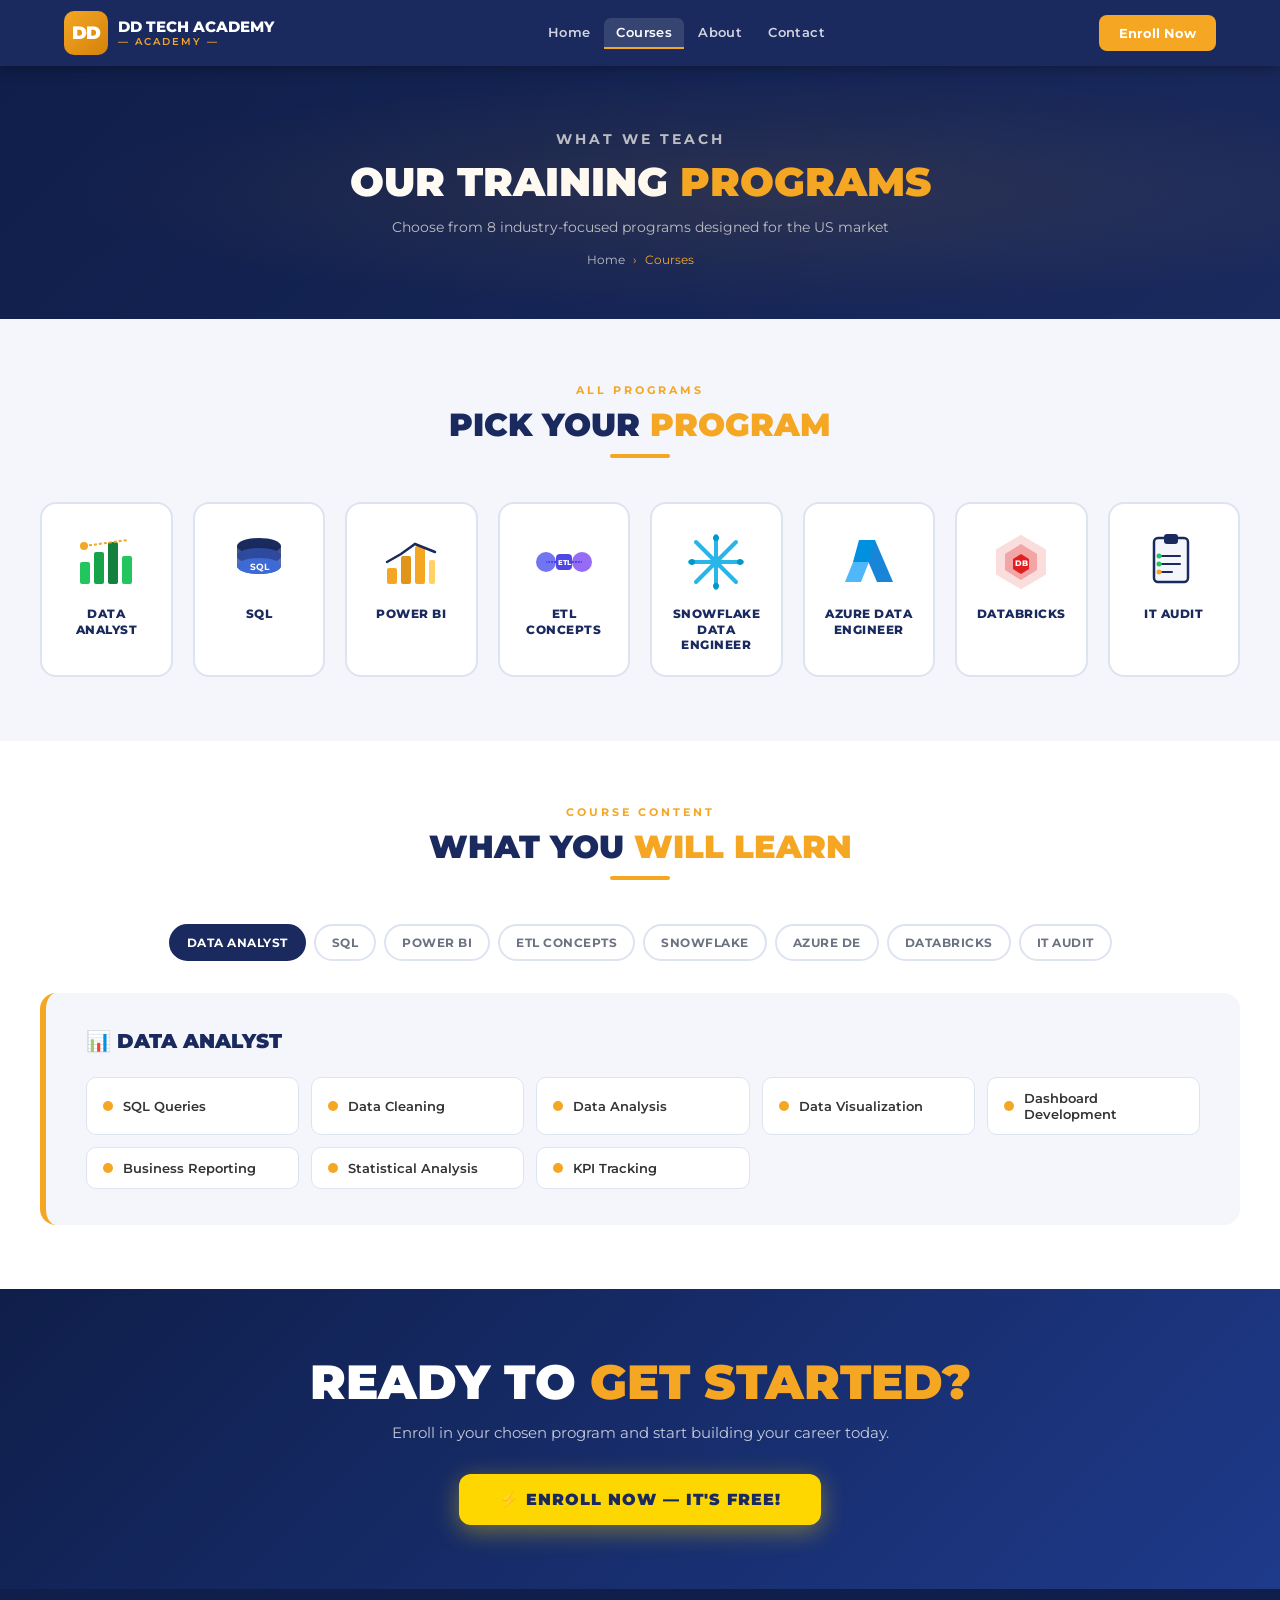
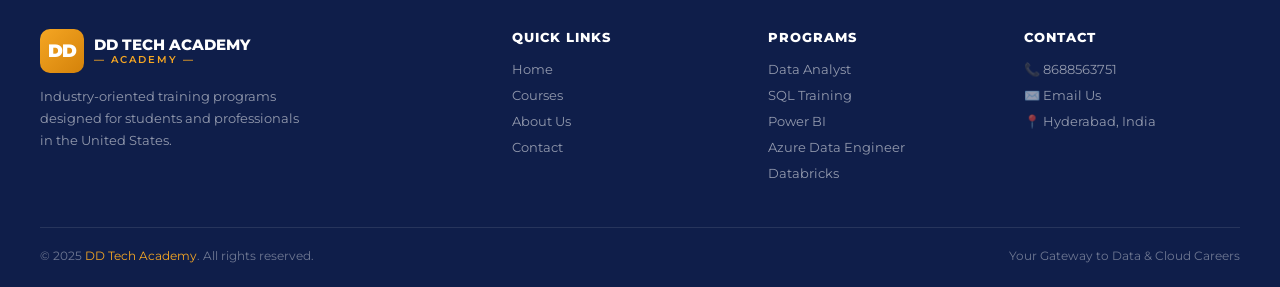
<file: courses.html>
<!DOCTYPE html>
<html lang="en">
<head>
  <meta charset="UTF-8" />
  <meta name="viewport" content="width=device-width, initial-scale=1.0" />
  <title>Courses | DD Tech Academy</title>
  <link href="https://fonts.googleapis.com/css2?family=Montserrat:wght@400;600;700;800;900&display=swap" rel="stylesheet" />
  <link rel="stylesheet" href="css/styles.css" />
</head>
<body>

<!-- ═══ HEADER ══════════════════════════════════════════════════════════════ -->
<header>
  <div class="header-inner">
    <a class="logo-wrap" href="index.html">
      <div class="logo-dd">DD</div>
      <div class="logo-text">DD TECH ACADEMY<span>— Academy —</span></div>
    </a>
    <nav>
      <a href="index.html">Home</a>
      <a href="courses.html" class="active">Courses</a>
      <a href="about.html">About</a>
      <a href="contact.html">Contact</a>
    </nav>
    <button class="enroll-btn" onclick="openEnrollModal()">Enroll Now</button>
    <div class="hamburger" id="ham" onclick="toggleNav()">
      <span></span><span></span><span></span>
    </div>
  </div>
</header>

<!-- Mobile Nav -->
<div class="mobile-nav" id="mobileNav" onclick="toggleNav()">
  <div class="mobile-nav-panel" onclick="event.stopPropagation()">
    <a href="index.html">Home</a>
    <a href="courses.html" class="active">Courses</a>
    <a href="about.html">About</a>
    <a href="contact.html">Contact</a>
    <button onclick="toggleNav();openEnrollModal();" style="background:var(--orange);color:#fff;margin-top:8px;font-weight:800;border:none;padding:12px 16px;border-radius:8px;font-family:'Montserrat',sans-serif;font-size:14px;cursor:pointer;text-align:center;">Enroll Now</button>
  </div>
</div>

<!-- ═══ PAGE HERO ════════════════════════════════════════════════════════════ -->
<div class="page-hero">
  <p class="page-hero-tag">What We Teach</p>
  <h1>Our Training <span>Programs</span></h1>
  <p>Choose from 8 industry-focused programs designed for the US market</p>
  <div class="breadcrumb">
    <a href="index.html">Home</a>
    <span>›</span>
    <span>Courses</span>
  </div>
</div>

<!-- ═══ PROGRAMS GRID ════════════════════════════════════════════════════════ -->
<section class="programs" id="programs">
  <div class="section-inner">
    <p class="section-tag">All Programs</p>
    <h2 class="section-title">Pick Your <span class="hl">Program</span></h2>
    <div class="section-line"></div>
    <div class="programs-grid">

      <div class="prog-card" onclick="openTab('data-analyst')">
        <div class="prog-icon">
          <svg viewBox="0 0 60 60" fill="none">
            <rect x="4" y="30" width="10" height="22" rx="2" fill="#22c55e"/>
            <rect x="18" y="20" width="10" height="32" rx="2" fill="#16a34a"/>
            <rect x="32" y="10" width="10" height="42" rx="2" fill="#15803d"/>
            <rect x="46" y="24" width="10" height="28" rx="2" fill="#22c55e"/>
            <circle cx="8" cy="14" r="4" fill="#f5a623"/>
            <line x1="8" y1="14" x2="52" y2="8" stroke="#f5a623" stroke-width="2" stroke-dasharray="3,2"/>
          </svg>
        </div>
        <div class="prog-label">Data Analyst</div>
      </div>

      <div class="prog-card" onclick="openTab('sql')">
        <div class="prog-icon">
          <svg viewBox="0 0 60 60" fill="none">
            <ellipse cx="30" cy="14" rx="22" ry="8" fill="#1a2a5e"/>
            <path d="M8 14v10c0 4.4 9.8 8 22 8s22-3.6 22-8V14" fill="#1a2a5e" opacity=".8"/>
            <ellipse cx="30" cy="24" rx="22" ry="8" fill="#2d4a9e"/>
            <path d="M8 24v10c0 4.4 9.8 8 22 8s22-3.6 22-8V24" fill="#2d4a9e" opacity=".8"/>
            <ellipse cx="30" cy="34" rx="22" ry="8" fill="#3d6ad4"/>
            <text x="30" y="38" text-anchor="middle" fill="white" font-size="9" font-weight="700" font-family="Montserrat,sans-serif">SQL</text>
          </svg>
        </div>
        <div class="prog-label">SQL</div>
      </div>

      <div class="prog-card" onclick="openTab('power-bi')">
        <div class="prog-icon">
          <svg viewBox="0 0 60 60" fill="none">
            <rect x="6" y="36" width="10" height="16" rx="2" fill="#f5a623"/>
            <rect x="20" y="24" width="10" height="28" rx="2" fill="#e0941a"/>
            <rect x="34" y="14" width="10" height="38" rx="2" fill="#f5a623"/>
            <rect x="48" y="28" width="6" height="24" rx="2" fill="#ffd166"/>
            <polyline points="6,30 20,22 34,12 54,20" stroke="#1a2a5e" stroke-width="2.5" fill="none" stroke-linecap="round"/>
          </svg>
        </div>
        <div class="prog-label">Power BI</div>
      </div>

      <div class="prog-card" onclick="openTab('etl')">
        <div class="prog-icon">
          <svg viewBox="0 0 60 60" fill="none">
            <circle cx="12" cy="30" r="10" fill="#6366f1" opacity=".9"/>
            <circle cx="48" cy="30" r="10" fill="#8b5cf6" opacity=".9"/>
            <rect x="22" y="22" width="16" height="16" rx="4" fill="#4f46e5"/>
            <text x="30" y="33" text-anchor="middle" fill="white" font-size="7" font-weight="800" font-family="Montserrat,sans-serif">ETL</text>
            <path d="M22 30h-10M38 30h10" stroke="#4f46e5" stroke-width="2" stroke-dasharray="2,1"/>
          </svg>
        </div>
        <div class="prog-label">ETL Concepts</div>
      </div>

      <div class="prog-card" onclick="openTab('snowflake')">
        <div class="prog-icon">
          <svg viewBox="0 0 60 60" fill="none">
            <line x1="30" y1="4" x2="30" y2="56" stroke="#29b5e8" stroke-width="4" stroke-linecap="round"/>
            <line x1="4" y1="30" x2="56" y2="30" stroke="#29b5e8" stroke-width="4" stroke-linecap="round"/>
            <line x1="10" y1="10" x2="50" y2="50" stroke="#29b5e8" stroke-width="4" stroke-linecap="round"/>
            <line x1="50" y1="10" x2="10" y2="50" stroke="#29b5e8" stroke-width="4" stroke-linecap="round"/>
            <circle cx="30" cy="30" r="6" fill="#29b5e8"/>
            <circle cx="30" cy="6" r="3" fill="#0096c7"/>
            <circle cx="30" cy="54" r="3" fill="#0096c7"/>
            <circle cx="6" cy="30" r="3" fill="#0096c7"/>
            <circle cx="54" cy="30" r="3" fill="#0096c7"/>
          </svg>
        </div>
        <div class="prog-label">Snowflake Data Engineer</div>
      </div>

      <div class="prog-card" onclick="openTab('azure')">
        <div class="prog-icon">
          <svg viewBox="0 0 60 60" fill="none">
            <polygon points="20,8 36,8 54,50 38,50" fill="#0078d4" opacity=".9"/>
            <polygon points="6,50 22,50 30,30 14,30" fill="#50b8fa"/>
            <polygon points="20,8 14,30 30,30 36,8" fill="#0090e0"/>
          </svg>
        </div>
        <div class="prog-label">Azure Data Engineer</div>
      </div>

      <div class="prog-card" onclick="openTab('databricks')">
        <div class="prog-icon">
          <svg viewBox="0 0 60 60" fill="none">
            <polygon points="30,4 54,18 54,42 30,56 6,42 6,18" fill="#e02020" opacity=".15" stroke="#e02020" stroke-width="2"/>
            <polygon points="30,12 46,22 46,38 30,48 14,38 14,22" fill="#e02020" opacity=".3"/>
            <polygon points="30,22 38,27 38,37 30,42 22,37 22,27" fill="#e02020"/>
            <text x="30" y="34" text-anchor="middle" fill="white" font-size="8" font-weight="800" font-family="Montserrat,sans-serif">DB</text>
          </svg>
        </div>
        <div class="prog-label">Databricks</div>
      </div>

      <div class="prog-card" onclick="openTab('it-audit')">
        <div class="prog-icon">
          <svg viewBox="0 0 60 60" fill="none">
            <rect x="10" y="6" width="34" height="44" rx="4" fill="#f4f6fb" stroke="#1a2a5e" stroke-width="2.5"/>
            <rect x="20" y="2" width="14" height="10" rx="3" fill="#1a2a5e"/>
            <line x1="18" y1="24" x2="36" y2="24" stroke="#1a2a5e" stroke-width="2" stroke-linecap="round"/>
            <line x1="18" y1="32" x2="36" y2="32" stroke="#1a2a5e" stroke-width="2" stroke-linecap="round"/>
            <line x1="18" y1="40" x2="28" y2="40" stroke="#1a2a5e" stroke-width="2" stroke-linecap="round"/>
            <circle cx="15" cy="24" r="2.5" fill="#22c55e"/>
            <circle cx="15" cy="32" r="2.5" fill="#22c55e"/>
            <circle cx="15" cy="40" r="2.5" fill="#f5a623"/>
          </svg>
        </div>
        <div class="prog-label">IT Audit</div>
      </div>

    </div>
  </div>
</section>

<!-- ═══ CURRICULUM TABS ══════════════════════════════════════════════════════ -->
<section class="curriculum" id="curriculum">
  <div class="section-inner">
    <p class="section-tag">Course Content</p>
    <h2 class="section-title">What You <span class="hl">Will Learn</span></h2>
    <div class="section-line"></div>

    <div class="tab-nav">
      <button class="tab-btn active" onclick="openTab('data-analyst')">Data Analyst</button>
      <button class="tab-btn" onclick="openTab('sql')">SQL</button>
      <button class="tab-btn" onclick="openTab('power-bi')">Power BI</button>
      <button class="tab-btn" onclick="openTab('etl')">ETL Concepts</button>
      <button class="tab-btn" onclick="openTab('snowflake')">Snowflake</button>
      <button class="tab-btn" onclick="openTab('azure')">Azure DE</button>
      <button class="tab-btn" onclick="openTab('databricks')">Databricks</button>
      <button class="tab-btn" onclick="openTab('it-audit')">IT Audit</button>
    </div>

    <!-- Data Analyst -->
    <div class="tab-panel active" id="tab-data-analyst">
      <div class="curr-card">
        <h3>📊 Data Analyst</h3>
        <div class="curr-grid">
          <div class="curr-item"><span class="curr-dot"></span>SQL Queries</div>
          <div class="curr-item"><span class="curr-dot"></span>Data Cleaning</div>
          <div class="curr-item"><span class="curr-dot"></span>Data Analysis</div>
          <div class="curr-item"><span class="curr-dot"></span>Data Visualization</div>
          <div class="curr-item"><span class="curr-dot"></span>Dashboard Development</div>
          <div class="curr-item"><span class="curr-dot"></span>Business Reporting</div>
          <div class="curr-item"><span class="curr-dot"></span>Statistical Analysis</div>
          <div class="curr-item"><span class="curr-dot"></span>KPI Tracking</div>
        </div>
      </div>
    </div>

    <!-- SQL -->
    <div class="tab-panel" id="tab-sql">
      <div class="curr-card">
        <h3>🗄️ SQL</h3>
        <div class="curr-grid">
          <div class="curr-item"><span class="curr-dot"></span>SQL Fundamentals</div>
          <div class="curr-item"><span class="curr-dot"></span>Joins &amp; Unions</div>
          <div class="curr-item"><span class="curr-dot"></span>Subqueries</div>
          <div class="curr-item"><span class="curr-dot"></span>Aggregations</div>
          <div class="curr-item"><span class="curr-dot"></span>Views</div>
          <div class="curr-item"><span class="curr-dot"></span>Stored Procedures</div>
          <div class="curr-item"><span class="curr-dot"></span>Performance Optimization</div>
          <div class="curr-item"><span class="curr-dot"></span>Window Functions</div>
        </div>
      </div>
    </div>

    <!-- Power BI -->
    <div class="tab-panel" id="tab-power-bi">
      <div class="curr-card">
        <h3>📈 Power BI</h3>
        <div class="curr-grid">
          <div class="curr-item"><span class="curr-dot"></span>Power Query</div>
          <div class="curr-item"><span class="curr-dot"></span>Data Modeling</div>
          <div class="curr-item"><span class="curr-dot"></span>DAX Functions</div>
          <div class="curr-item"><span class="curr-dot"></span>Visualizations</div>
          <div class="curr-item"><span class="curr-dot"></span>Dashboard Design</div>
          <div class="curr-item"><span class="curr-dot"></span>Reports &amp; Publishing</div>
          <div class="curr-item"><span class="curr-dot"></span>Row-Level Security</div>
          <div class="curr-item"><span class="curr-dot"></span>Service &amp; Gateway</div>
        </div>
      </div>
    </div>

    <!-- ETL -->
    <div class="tab-panel" id="tab-etl">
      <div class="curr-card">
        <h3>⚙️ ETL Concepts</h3>
        <div class="curr-grid">
          <div class="curr-item"><span class="curr-dot"></span>ETL Process</div>
          <div class="curr-item"><span class="curr-dot"></span>Data Extraction</div>
          <div class="curr-item"><span class="curr-dot"></span>Data Transformation</div>
          <div class="curr-item"><span class="curr-dot"></span>Data Loading</div>
          <div class="curr-item"><span class="curr-dot"></span>Data Integration</div>
          <div class="curr-item"><span class="curr-dot"></span>Scheduling &amp; Automation</div>
          <div class="curr-item"><span class="curr-dot"></span>Pipeline Monitoring</div>
          <div class="curr-item"><span class="curr-dot"></span>Error Handling</div>
        </div>
      </div>
    </div>

    <!-- Snowflake -->
    <div class="tab-panel" id="tab-snowflake">
      <div class="curr-card">
        <h3>❄️ Snowflake Data Engineer</h3>
        <div class="curr-grid">
          <div class="curr-item"><span class="curr-dot"></span>Snowflake Architecture</div>
          <div class="curr-item"><span class="curr-dot"></span>Databases &amp; Schemas</div>
          <div class="curr-item"><span class="curr-dot"></span>Data Loading (COPY INTO)</div>
          <div class="curr-item"><span class="curr-dot"></span>Streams &amp; Tasks</div>
          <div class="curr-item"><span class="curr-dot"></span>Performance Optimization</div>
          <div class="curr-item"><span class="curr-dot"></span>Time Travel</div>
          <div class="curr-item"><span class="curr-dot"></span>Cloning &amp; Sharing</div>
          <div class="curr-item"><span class="curr-dot"></span>Snowpipe</div>
        </div>
      </div>
    </div>

    <!-- Azure -->
    <div class="tab-panel" id="tab-azure">
      <div class="curr-card">
        <h3>☁️ Azure Data Engineer</h3>
        <div class="curr-grid">
          <div class="curr-item"><span class="curr-dot"></span>Azure Data Factory</div>
          <div class="curr-item"><span class="curr-dot"></span>Data Lake Storage</div>
          <div class="curr-item"><span class="curr-dot"></span>Data Pipelines</div>
          <div class="curr-item"><span class="curr-dot"></span>Data Modeling</div>
          <div class="curr-item"><span class="curr-dot"></span>Synapse Analytics</div>
          <div class="curr-item"><span class="curr-dot"></span>Microsoft Fabric</div>
          <div class="curr-item"><span class="curr-dot"></span>Azure Databricks</div>
          <div class="curr-item"><span class="curr-dot"></span>CI/CD for Data</div>
        </div>
      </div>
    </div>

    <!-- Databricks -->
    <div class="tab-panel" id="tab-databricks">
      <div class="curr-card">
        <h3>🔶 Databricks</h3>
        <div class="curr-grid">
          <div class="curr-item"><span class="curr-dot"></span>Databricks Architecture</div>
          <div class="curr-item"><span class="curr-dot"></span>Spark &amp; PySpark</div>
          <div class="curr-item"><span class="curr-dot"></span>Notebooks</div>
          <div class="curr-item"><span class="curr-dot"></span>Delta Lake</div>
          <div class="curr-item"><span class="curr-dot"></span>Data Engineering Pipelines</div>
          <div class="curr-item"><span class="curr-dot"></span>Performance Tuning</div>
          <div class="curr-item"><span class="curr-dot"></span>Unity Catalog</div>
          <div class="curr-item"><span class="curr-dot"></span>Medallion Architecture</div>
        </div>
      </div>
    </div>

    <!-- IT Audit -->
    <div class="tab-panel" id="tab-it-audit">
      <div class="curr-card">
        <h3>🔍 IT Audit</h3>
        <div class="curr-grid">
          <div class="curr-item"><span class="curr-dot"></span>IT Governance</div>
          <div class="curr-item"><span class="curr-dot"></span>Risk &amp; Compliance</div>
          <div class="curr-item"><span class="curr-dot"></span>Internal Controls</div>
          <div class="curr-item"><span class="curr-dot"></span>Audit Process</div>
          <div class="curr-item"><span class="curr-dot"></span>Cybersecurity Basics</div>
          <div class="curr-item"><span class="curr-dot"></span>Audit Documentation</div>
          <div class="curr-item"><span class="curr-dot"></span>COBIT Framework</div>
          <div class="curr-item"><span class="curr-dot"></span>SOX Compliance</div>
        </div>
      </div>
    </div>

  </div>
</section>

<!-- ═══ CTA BANNER ══════════════════════════════════════════════════════════ -->
<section class="cta-banner">
  <div class="section-inner">
    <h2>Ready to <span>Get Started?</span></h2>
    <p>Enroll in your chosen program and start building your career today.</p>
    <button class="cta-enroll" onclick="openEnrollModal()">⚡ Enroll Now — It's Free!</button>
  </div>
</section>

<!-- ═══ FOOTER ══════════════════════════════════════════════════════════════ -->
<footer class="footer">
  <div class="footer-inner">
    <div class="footer-grid">
      <div class="footer-brand">
        <a class="logo-wrap" href="index.html">
          <div class="logo-dd">DD</div>
          <div class="logo-text">DD TECH ACADEMY<span>— Academy —</span></div>
        </a>
        <p>Industry-oriented training programs designed for students and professionals in the United States.</p>
      </div>
      <div class="footer-col">
        <h5>Quick Links</h5>
        <a href="index.html">Home</a>
        <a href="courses.html">Courses</a>
        <a href="about.html">About Us</a>
        <a href="contact.html">Contact</a>
      </div>
      <div class="footer-col">
        <h5>Programs</h5>
        <a href="courses.html">Data Analyst</a>
        <a href="courses.html">SQL Training</a>
        <a href="courses.html">Power BI</a>
        <a href="courses.html">Azure Data Engineer</a>
        <a href="courses.html">Databricks</a>
      </div>
      <div class="footer-col">
        <h5>Contact</h5>
        <a href="tel:8688563751">📞 8688563751</a>
        <a href="mailto:vamsikrishnakesari@gmail.com">✉️ Email Us</a>
        <a href="contact.html">📍 Hyderabad, India</a>
      </div>
    </div>
    <div class="footer-bottom">
      <p>© 2025 <span>DD Tech Academy</span>. All rights reserved.</p>
      <p>Your Gateway to Data &amp; Cloud Careers</p>
    </div>
  </div>
</footer>

<!-- ═══ ENROLL MODAL ════════════════════════════════════════════════════════ -->
<div class="modal-overlay" id="enrollModal" onclick="handleOverlayClick(event)">
  <div class="modal-box" id="modalBox">
    <div class="modal-success" id="modalSuccess">
      <div class="success-circle">✓</div>
      <h3>You're All Set! 🎉</h3>
      <p>Thank you for enrolling with <strong>DD Tech Academy</strong>.<br>
         Our team will reach out within <strong>24 hours</strong> to confirm your seat.</p>
      <button class="success-close" onclick="closeEnrollModal()">Close</button>
    </div>
    <div class="modal-left" id="modalLeft">
      <h3>Start Your <span>Journey</span> Today</h3>
      <p>Join thousands who have transformed their careers with DD Tech Academy.</p>
      <div class="modal-perk"><div class="modal-perk-icon">🎓</div> Industry-Expert Trainers</div>
      <div class="modal-perk"><div class="modal-perk-icon">💻</div> Real-Time Projects</div>
      <div class="modal-perk"><div class="modal-perk-icon">📄</div> Resume &amp; Interview Support</div>
      <div class="modal-perk"><div class="modal-perk-icon">🏅</div> Placement Assistance</div>
      <div class="modal-perk"><div class="modal-perk-icon">🗓️</div> Flexible Batches</div>
      <div class="modal-seats">⚡ Limited Seats — Enroll Now!</div>
    </div>
    <div class="modal-right" id="modalForm">
      <button class="modal-close" onclick="closeEnrollModal()" aria-label="Close">✕</button>
      <h4>Free Enrollment</h4>
      <p class="modal-sub">Fill in your details and we'll get back to you within 24 hours.</p>
      <form id="enrollForm" action="https://formsubmit.co/ajax/vamsikrishnakesari@gmail.com"
            method="POST" onsubmit="handleFormSubmit(event)">
        <input type="hidden" name="_subject"  value="🎓 New Enrollment — DD Tech Academy">
        <input type="hidden" name="_captcha"  value="false">
        <input type="hidden" name="_template" value="table">
        <div class="form-row">
          <div class="form-group">
            <label for="f-name">Full Name *</label>
            <input type="text" id="f-name" name="Name" placeholder="John Smith">
            <div class="err-msg" id="err-name">Please enter your full name.</div>
          </div>
          <div class="form-group">
            <label for="f-email">Email *</label>
            <input type="email" id="f-email" name="Email" placeholder="john@example.com">
            <div class="err-msg" id="err-email">Please enter a valid email.</div>
          </div>
        </div>
        <div class="form-group">
          <label for="f-phone">Phone Number *</label>
          <div class="phone-wrap">
            <select class="phone-code" id="f-code" name="Country_Code">
              <option value="+1">🇺🇸 +1</option>
              <option value="+91">🇮🇳 +91</option>
              <option value="+44">🇬🇧 +44</option>
              <option value="+61">🇦🇺 +61</option>
              <option value="+1-CA">🇨🇦 +1</option>
            </select>
            <input type="tel" id="f-phone" name="Phone" placeholder="(555) 000-0000">
          </div>
          <div class="err-msg" id="err-phone">Please enter a valid phone number.</div>
        </div>
        <div class="form-group">
          <label for="f-course">Course Interested In *</label>
          <select id="f-course" name="Course">
            <option value="">— Select a Program —</option>
            <option>Data Analyst</option>
            <option>SQL</option>
            <option>Power BI</option>
            <option>ETL Concepts</option>
            <option>Snowflake Data Engineer</option>
            <option>Azure Data Engineer</option>
            <option>Databricks</option>
            <option>IT Audit</option>
          </select>
          <div class="err-msg" id="err-course">Please select a program.</div>
        </div>
        <div class="form-group">
          <label for="f-exp">Your Background *</label>
          <select id="f-exp" name="Background">
            <option value="">— Select your profile —</option>
            <option>Working Professional – Technical</option>
            <option>Working Professional – Non-Technical</option>
            <option>College Student – Final Year</option>
            <option>College Student – 1st to Pre-Final Year</option>
            <option>Fresher / Recent Graduate</option>
            <option>Career Switcher</option>
            <option>Other</option>
          </select>
          <div class="err-msg" id="err-exp">Please select your background.</div>
        </div>
        <div class="form-group">
          <label for="f-msg">Message (Optional)</label>
          <textarea id="f-msg" name="Message" placeholder="Any questions or specific requirements..."></textarea>
        </div>
        <div class="terms-wrap">
          <input type="checkbox" id="f-terms">
          <label for="f-terms">I authorise DD Tech Academy to contact me via Email / SMS / WhatsApp / Call.</label>
        </div>
        <div class="err-msg" id="err-terms" style="margin-top:-12px;margin-bottom:14px;">Please accept the terms to continue.</div>
        <button type="submit" class="modal-submit" id="submitBtn">🚀 Enroll for Free</button>
      </form>
    </div>
  </div>
</div>

<script src="js/main.js"></script>
</body>
</html>
</file>
<file: css/styles.css>
/* ── DD Tech Academy — Shared Stylesheet ─────────────────────────────────── */
*, *::before, *::after { box-sizing: border-box; margin: 0; padding: 0; }

:root {
  --navy:   #1a2a5e;
  --navy2:  #0f1e4a;
  --orange: #f5a623;
  --yellow: #ffd700;
  --red:    #e02020;
  --white:  #ffffff;
  --light:  #f4f6fb;
  --gray:   #6b7280;
  --border: #dde3f0;
  --green:  #22c55e;
}

html { scroll-behavior: smooth; }
body { font-family: 'Montserrat', sans-serif; color: #222; background: var(--white); overflow-x: hidden; }

/* ── HEADER ──────────────────────────────────────────────────────────────── */
header {
  position: sticky; top: 0; z-index: 999;
  background: var(--navy);
  box-shadow: 0 2px 12px rgba(0,0,0,.35);
}
.header-inner {
  max-width: 1200px; margin: 0 auto;
  display: flex; align-items: center; justify-content: space-between;
  padding: 0 24px; height: 66px;
}
.logo-wrap { display: flex; align-items: center; gap: 10px; text-decoration: none; }
.logo-dd {
  width: 44px; height: 44px; border-radius: 10px;
  background: linear-gradient(135deg, var(--orange), #d4820a);
  display: flex; align-items: center; justify-content: center;
  font-weight: 900; font-size: 18px; color: var(--white); letter-spacing: -1px;
}
.logo-text { color: var(--white); font-weight: 800; font-size: 15px; line-height: 1.2; }
.logo-text span { color: var(--orange); font-size: 10px; font-weight: 600; display: block; letter-spacing: 2px; text-transform: uppercase; }

nav { display: flex; gap: 2px; }
nav a {
  color: rgba(255,255,255,.8); text-decoration: none;
  font-size: 12.5px; font-weight: 600; letter-spacing: .4px;
  padding: 7px 12px; border-radius: 7px;
  transition: background .2s, color .2s;
}
nav a:hover, nav a.active { background: rgba(255,255,255,.12); color: var(--white); }
nav a.active { border-bottom: 2px solid var(--orange); border-radius: 7px 7px 0 0; }

.enroll-btn {
  background: var(--orange); color: var(--white);
  border: none; border-radius: 8px; padding: 10px 20px;
  font-size: 13px; font-weight: 700; cursor: pointer;
  text-decoration: none; transition: background .2s, transform .15s;
  font-family: 'Montserrat', sans-serif;
}
.enroll-btn:hover { background: #e0941a; transform: translateY(-1px); }
.hamburger { display: none; flex-direction: column; gap: 5px; cursor: pointer; padding: 4px; }
.hamburger span { width: 24px; height: 2px; background: var(--white); border-radius: 2px; transition: .3s; }

/* ── PAGE HERO BANNER ────────────────────────────────────────────────────── */
.page-hero {
  background: linear-gradient(135deg, var(--navy2), var(--navy));
  padding: 52px 24px; text-align: center; position: relative; overflow: hidden;
}
.page-hero::before {
  content: ''; position: absolute; inset: 0;
  background: radial-gradient(ellipse at 60% 50%, rgba(245,166,35,.1) 0%, transparent 65%);
}
.page-hero-tag { color: var(--orange); font-size: 11px; font-weight: 700; letter-spacing: 3px; text-transform: uppercase; margin-bottom: 10px; }
.page-hero h1 { font-size: clamp(24px,3.5vw,40px); font-weight: 900; color: var(--white); text-transform: uppercase; line-height: 1.2; }
.page-hero h1 span { color: var(--orange); }
.page-hero p { color: rgba(255,255,255,.7); font-size: 14px; margin-top: 12px; }
.breadcrumb { display: flex; align-items: center; justify-content: center; gap: 8px; margin-top: 16px; font-size: 12px; color: rgba(255,255,255,.5); }
.breadcrumb a { color: rgba(255,255,255,.7); text-decoration: none; }
.breadcrumb a:hover { color: var(--orange); }
.breadcrumb span { color: var(--orange); }

/* ── SECTION SHELL ───────────────────────────────────────────────────────── */
section { padding: 64px 24px; }
.section-inner { max-width: 1200px; margin: 0 auto; }
.section-tag { text-align: center; color: var(--orange); font-size: 11px; font-weight: 700; letter-spacing: 3px; text-transform: uppercase; margin-bottom: 8px; }
.section-title { text-align: center; font-size: clamp(22px,3vw,32px); font-weight: 900; color: var(--navy); margin-bottom: 10px; text-transform: uppercase; }
.section-title .hl { color: var(--orange); }
.section-line { width: 60px; height: 4px; border-radius: 2px; background: var(--orange); margin: 0 auto 44px; }

/* ── BUTTONS ─────────────────────────────────────────────────────────────── */
.btn-primary {
  background: var(--orange); color: var(--white);
  padding: 14px 28px; border-radius: 10px; font-weight: 700; font-size: 14px;
  text-decoration: none; transition: background .2s, transform .15s;
  box-shadow: 0 4px 16px rgba(245,166,35,.35); display: inline-block;
}
.btn-primary:hover { background: #e0941a; transform: translateY(-2px); }
.btn-outline {
  border: 2px solid var(--navy); color: var(--navy);
  padding: 12px 26px; border-radius: 10px; font-weight: 700; font-size: 14px;
  text-decoration: none; transition: all .2s; display: inline-block;
}
.btn-outline:hover { background: var(--navy); color: var(--white); }
.btn-white {
  background: var(--white); color: var(--navy);
  padding: 14px 28px; border-radius: 10px; font-weight: 800; font-size: 14px;
  text-decoration: none; transition: background .2s, transform .15s; display: inline-block;
}
.btn-white:hover { background: var(--light); transform: translateY(-2px); }

/* ── PROGRAM CARDS ───────────────────────────────────────────────────────── */
.programs-grid { display: grid; grid-template-columns: repeat(auto-fit, minmax(130px, 1fr)); gap: 20px; }
.prog-card {
  background: var(--white); border-radius: 16px; border: 2px solid var(--border);
  padding: 28px 16px 22px; text-align: center; cursor: pointer;
  transition: transform .25s, box-shadow .25s, border-color .25s; text-decoration: none;
}
.prog-card:hover { transform: translateY(-6px); box-shadow: 0 12px 32px rgba(26,42,94,.14); border-color: var(--orange); }
.prog-icon { width: 60px; height: 60px; margin: 0 auto 14px; display: flex; align-items: center; justify-content: center; }
.prog-icon svg { width: 100%; height: 100%; }
.prog-label { font-size: 12px; font-weight: 800; color: var(--navy); text-transform: uppercase; letter-spacing: .5px; line-height: 1.3; }

/* ── CURRICULUM ──────────────────────────────────────────────────────────── */
.tab-nav { display: flex; flex-wrap: wrap; gap: 8px; margin-bottom: 32px; justify-content: center; }
.tab-btn {
  padding: 9px 16px; border-radius: 30px; border: 2px solid var(--border);
  background: var(--white); font-size: 12px; font-weight: 700; color: var(--gray);
  cursor: pointer; transition: all .2s; text-transform: uppercase; letter-spacing: .5px;
  font-family: 'Montserrat', sans-serif;
}
.tab-btn.active, .tab-btn:hover { background: var(--navy); color: var(--white); border-color: var(--navy); }
.tab-panel { display: none; }
.tab-panel.active { display: block; }
.curr-card { background: var(--light); border-radius: 16px; padding: 36px 40px; border-left: 6px solid var(--orange); }
.curr-card h3 { font-size: 20px; font-weight: 900; color: var(--navy); text-transform: uppercase; margin-bottom: 24px; }
.curr-grid { display: grid; grid-template-columns: repeat(auto-fit, minmax(200px, 1fr)); gap: 12px; }
.curr-item {
  display: flex; align-items: center; gap: 10px; background: var(--white); border-radius: 10px;
  padding: 12px 16px; font-size: 13px; font-weight: 600; color: #333;
  border: 1px solid var(--border); transition: border-color .2s, color .2s;
}
.curr-item:hover { border-color: var(--orange); color: var(--navy); }
.curr-dot { width: 10px; height: 10px; border-radius: 50%; background: var(--orange); flex-shrink: 0; }

/* ── WHY CHOOSE ──────────────────────────────────────────────────────────── */
.why-grid { display: grid; grid-template-columns: 1fr 1fr; gap: 40px; align-items: center; }
.why-list { display: flex; flex-direction: column; gap: 14px; }
.why-item {
  display: flex; align-items: center; gap: 14px; background: var(--white); border-radius: 12px;
  padding: 14px 18px; border: 1px solid var(--border); font-size: 14px; font-weight: 600; color: #333;
  transition: box-shadow .2s, transform .2s;
}
.why-item:hover { box-shadow: 0 4px 16px rgba(26,42,94,.1); transform: translateX(4px); }
.why-check {
  width: 28px; height: 28px; border-radius: 50%;
  background: linear-gradient(135deg, #22c55e, #16a34a);
  display: flex; align-items: center; justify-content: center;
  color: white; font-size: 12px; flex-shrink: 0;
}
.us-box {
  background: linear-gradient(135deg, var(--navy2), var(--navy));
  border-radius: 20px; padding: 40px 32px; text-align: center;
  color: var(--white); position: relative; overflow: hidden;
}
.us-box::before {
  content: ''; position: absolute; top: -40px; right: -40px;
  width: 180px; height: 180px; border-radius: 50%; background: rgba(245,166,35,.1);
}
.us-flag { font-size: 52px; margin-bottom: 12px; }
.us-box h3 { font-size: 22px; font-weight: 900; text-transform: uppercase; margin-bottom: 14px; line-height: 1.2; }
.us-box h3 span { color: var(--orange); }
.us-box p { font-size: 14px; line-height: 1.7; color: rgba(255,255,255,.8); margin-bottom: 20px; }
.us-statue { font-size: 48px; opacity: .7; }

/* ── JOIN CARDS ──────────────────────────────────────────────────────────── */
.join-grid { display: grid; grid-template-columns: repeat(4,1fr); gap: 24px; }
.join-card {
  text-align: center; padding: 36px 16px; border-radius: 16px; border: 2px solid var(--border);
  transition: transform .25s, border-color .25s, box-shadow .25s;
}
.join-card:hover { transform: translateY(-6px); border-color: var(--orange); box-shadow: 0 10px 28px rgba(26,42,94,.12); }
.join-icon { font-size: 52px; margin-bottom: 14px; }
.join-label { font-size: 14px; font-weight: 800; color: var(--navy); text-transform: uppercase; }

/* ── SUPPORT BANNER ──────────────────────────────────────────────────────── */
.support-banner { background: linear-gradient(90deg, var(--navy2), var(--navy)); padding: 40px 24px; text-align: center; }
.support-banner .section-inner { display: flex; align-items: center; justify-content: center; gap: 16px; flex-wrap: wrap; }
.support-icon { font-size: 36px; }
.support-text { font-size: clamp(16px,2.5vw,24px); font-weight: 800; color: var(--white); text-transform: uppercase; }
.support-text span { color: var(--orange); }

/* ── CTA BANNER ──────────────────────────────────────────────────────────── */
.cta-banner { background: linear-gradient(135deg, var(--navy2), #1e3a8a); padding: 64px 24px; text-align: center; }
.cta-banner h2 { font-size: clamp(26px,4vw,48px); font-weight: 900; color: var(--white); text-transform: uppercase; margin-bottom: 12px; }
.cta-banner h2 span { color: var(--orange); }
.cta-banner p { color: rgba(255,255,255,.75); font-size: 15px; margin-bottom: 32px; }
.cta-enroll {
  display: inline-block; background: var(--yellow); color: var(--navy);
  padding: 16px 40px; border-radius: 12px; font-weight: 900; font-size: 16px;
  text-decoration: none; text-transform: uppercase; letter-spacing: 1px;
  box-shadow: 0 6px 24px rgba(255,215,0,.4); transition: transform .2s, box-shadow .2s;
  animation: pulse 2s infinite; cursor: pointer; border: none; font-family: 'Montserrat', sans-serif;
}
.cta-enroll:hover { transform: translateY(-3px); box-shadow: 0 10px 32px rgba(255,215,0,.5); }
@keyframes pulse { 0%,100%{box-shadow:0 6px 24px rgba(255,215,0,.4)} 50%{box-shadow:0 6px 40px rgba(255,215,0,.7)} }

/* ── CONTACT CARDS ───────────────────────────────────────────────────────── */
.contact-grid { display: grid; grid-template-columns: repeat(3,1fr); gap: 28px; }
.contact-card {
  background: var(--white); border-radius: 16px; padding: 32px 24px; text-align: center;
  border: 1px solid var(--border); transition: box-shadow .2s, transform .2s;
}
.contact-card:hover { box-shadow: 0 8px 24px rgba(26,42,94,.1); transform: translateY(-4px); }
.contact-icon { font-size: 40px; margin-bottom: 14px; }
.contact-card h4 { font-size: 13px; font-weight: 700; color: var(--orange); text-transform: uppercase; letter-spacing: 1px; margin-bottom: 8px; }
.contact-card p, .contact-card a { font-size: 14px; color: #444; line-height: 1.6; text-decoration: none; }
.contact-card a:hover { color: var(--orange); }
.qr-box {
  width: 90px; height: 90px; margin: 0 auto 12px;
  background: var(--light); border: 2px dashed var(--border); border-radius: 10px;
  display: flex; align-items: center; justify-content: center;
  font-size: 11px; color: var(--gray); font-weight: 600; text-align: center; padding: 8px;
}

/* ── STATS BAR ───────────────────────────────────────────────────────────── */
.stats-bar { background: var(--orange); padding: 40px 24px; }
.stats-grid { max-width: 1200px; margin: 0 auto; display: grid; grid-template-columns: repeat(4,1fr); gap: 20px; text-align: center; }
.stat-num { font-size: clamp(28px,4vw,42px); font-weight: 900; color: var(--white); line-height: 1; }
.stat-label { font-size: 12px; font-weight: 700; color: rgba(255,255,255,.85); text-transform: uppercase; letter-spacing: 1px; margin-top: 6px; }

/* ── PHONE INPUT ─────────────────────────────────────────────────────────── */
.phone-wrap { display: flex; gap: 8px; }
.phone-wrap .phone-code {
  width: 90px !important; padding: 12px 8px; border-radius: 10px;
  border: 2px solid var(--border); font-family: 'Montserrat', sans-serif;
  font-size: 13px; font-weight: 700; color: #333; background: var(--light); flex-shrink: 0;
}
.phone-wrap input[type="tel"] { flex: 1; width: auto !important; min-width: 0; }

/* ── FORM FIELDS ─────────────────────────────────────────────────────────── */
.form-group { margin-bottom: 18px; }
.form-group label { display: block; font-size: 12px; font-weight: 700; color: var(--navy); margin-bottom: 6px; text-transform: uppercase; letter-spacing: .5px; }
.form-group input, .form-group select, .form-group textarea {
  width: 100%; padding: 13px 15px; border-radius: 10px; border: 2px solid var(--border);
  font-family: 'Montserrat', sans-serif; font-size: 13px; font-weight: 600; color: #333;
  outline: none; transition: border-color .2s; background: var(--white);
}
.form-group input:focus, .form-group select:focus, .form-group textarea:focus { border-color: var(--navy); }
.form-group input.error, .form-group select.error { border-color: var(--red); }
.form-group textarea { resize: vertical; min-height: 90px; }
.form-row { display: grid; grid-template-columns: 1fr 1fr; gap: 16px; }
.err-msg { font-size: 11px; color: var(--red); font-weight: 600; margin-top: 4px; display: none; }
.err-msg.show { display: block; }
.terms-wrap { display: flex; align-items: flex-start; gap: 10px; font-size: 12px; color: var(--gray); line-height: 1.5; margin-bottom: 20px; }
.terms-wrap input[type=checkbox] { width: 16px; height: 16px; accent-color: var(--navy); flex-shrink: 0; margin-top: 2px; }
.submit-btn {
  width: 100%; padding: 15px; background: var(--navy); color: var(--white); border: none;
  border-radius: 12px; font-family: 'Montserrat', sans-serif; font-size: 15px; font-weight: 800;
  cursor: pointer; text-transform: uppercase; letter-spacing: 1px; transition: background .2s, transform .15s;
}
.submit-btn:hover { background: var(--orange); transform: translateY(-2px); }
.submit-btn:disabled { background: #aab; cursor: not-allowed; transform: none; }

/* ── MODAL ───────────────────────────────────────────────────────────────── */
.modal-overlay {
  display: none; position: fixed; inset: 0; z-index: 2000;
  background: rgba(10,18,40,.75); backdrop-filter: blur(4px);
  align-items: center; justify-content: center; padding: 16px;
}
.modal-overlay.open { display: flex; animation: fadeIn .25s ease; }
@keyframes fadeIn { from{opacity:0} to{opacity:1} }
.modal-box {
  background: var(--white); border-radius: 20px; width: 100%; max-width: 860px;
  max-height: 92vh; overflow-y: auto; display: grid; grid-template-columns: 1fr 1fr;
  box-shadow: 0 24px 64px rgba(0,0,0,.4); animation: slideUp .3s ease; position: relative;
}
@keyframes slideUp { from{transform:translateY(30px);opacity:0} to{transform:translateY(0);opacity:1} }
.modal-left {
  background: linear-gradient(160deg, var(--navy2), var(--navy));
  padding: 44px 36px; border-radius: 20px 0 0 20px;
  display: flex; flex-direction: column; justify-content: center; color: var(--white);
}
.modal-left h3 { font-size: 22px; font-weight: 900; text-transform: uppercase; margin-bottom: 8px; }
.modal-left h3 span { color: var(--orange); }
.modal-left p { font-size: 13px; color: rgba(255,255,255,.7); margin-bottom: 28px; line-height: 1.6; }
.modal-perk { display: flex; align-items: center; gap: 12px; margin-bottom: 14px; font-size: 13px; font-weight: 600; }
.modal-perk-icon { width: 32px; height: 32px; border-radius: 8px; background: rgba(245,166,35,.18); display: flex; align-items: center; justify-content: center; font-size: 16px; flex-shrink: 0; }
.modal-seats { margin-top: 28px; padding: 14px 18px; background: rgba(245,166,35,.12); border: 1px solid rgba(245,166,35,.3); border-radius: 10px; font-size: 13px; font-weight: 700; color: var(--orange); text-align: center; }
.modal-right { padding: 40px 36px; }
.modal-close { position: absolute; top: 16px; right: 16px; width: 34px; height: 34px; border-radius: 50%; background: var(--light); border: none; cursor: pointer; font-size: 18px; color: #555; display: flex; align-items: center; justify-content: center; transition: background .2s; }
.modal-close:hover { background: #e0e6f0; }
.modal-right h4 { font-size: 18px; font-weight: 900; color: var(--navy); margin-bottom: 4px; }
.modal-right .modal-sub { font-size: 13px; color: var(--gray); margin-bottom: 24px; }
.modal-success { display: none; text-align: center; padding: 60px 40px; grid-column: span 2; }
.modal-success.show { display: block; }
.success-circle { width: 90px; height: 90px; border-radius: 50%; background: linear-gradient(135deg, #22c55e, #16a34a); display: flex; align-items: center; justify-content: center; margin: 0 auto 24px; font-size: 40px; animation: popIn .4s cubic-bezier(.175,.885,.32,1.275); }
@keyframes popIn { from{transform:scale(0)} to{transform:scale(1)} }
.modal-success h3 { font-size: 24px; font-weight: 900; color: var(--navy); margin-bottom: 10px; }
.modal-success p { font-size: 14px; color: var(--gray); line-height: 1.7; margin-bottom: 28px; }
.success-close { background: var(--orange); color: var(--white); border: none; border-radius: 10px; padding: 13px 32px; font-family: 'Montserrat', sans-serif; font-size: 14px; font-weight: 700; cursor: pointer; transition: background .2s; }
.success-close:hover { background: #e0941a; }

/* ── FOOTER ──────────────────────────────────────────────────────────────── */
.footer { background: var(--navy2); padding: 40px 24px 24px; }
.footer-inner { max-width: 1200px; margin: 0 auto; }
.footer-grid { display: grid; grid-template-columns: 2fr 1fr 1fr 1fr; gap: 40px; margin-bottom: 36px; }
.footer-brand p { font-size: 13px; color: rgba(255,255,255,.55); line-height: 1.7; margin-top: 12px; max-width: 260px; }
.footer-col h5 { font-size: 13px; font-weight: 800; color: var(--white); text-transform: uppercase; letter-spacing: 1px; margin-bottom: 16px; }
.footer-col a { display: block; font-size: 13px; color: rgba(255,255,255,.55); text-decoration: none; margin-bottom: 10px; transition: color .2s; }
.footer-col a:hover { color: var(--orange); }
.footer-bottom { border-top: 1px solid rgba(255,255,255,.1); padding-top: 20px; display: flex; align-items: center; justify-content: space-between; flex-wrap: wrap; gap: 10px; }
.footer-bottom p { font-size: 12px; color: rgba(255,255,255,.4); }
.footer-bottom span { color: var(--orange); }

/* ── MOBILE NAV ──────────────────────────────────────────────────────────── */
.mobile-nav { display: none; position: fixed; inset: 0; z-index: 998; background: rgba(0,0,0,.5); }
.mobile-nav.open { display: block; }
.mobile-nav-panel { position: absolute; top: 66px; left: 0; right: 0; background: var(--navy); padding: 20px; display: flex; flex-direction: column; gap: 4px; }
.mobile-nav-panel a { color: rgba(255,255,255,.85); text-decoration: none; font-size: 14px; font-weight: 600; padding: 12px 16px; border-radius: 8px; transition: background .2s; }
.mobile-nav-panel a:hover, .mobile-nav-panel a.active { background: rgba(255,255,255,.1); }

/* ── SECTION BACKGROUNDS ─────────────────────────────────────────────────── */
.programs   { background: var(--light); }
.curriculum { background: var(--white); }
.why        { background: var(--light); }
.join       { background: var(--white); }
.contact    { background: var(--light); }

/* ── MODAL SUBMIT BUTTON ─────────────────────────────────────────────────── */
.modal-submit {
  width: 100%; padding: 15px; background: var(--navy); color: var(--white); border: none;
  border-radius: 12px; font-family: 'Montserrat', sans-serif; font-size: 15px; font-weight: 800;
  cursor: pointer; text-transform: uppercase; letter-spacing: 1px; transition: background .2s, transform .15s;
}
.modal-submit:hover { background: var(--orange); transform: translateY(-2px); }
.modal-submit:disabled { background: #aab; cursor: not-allowed; transform: none; }

/* ── HOME HERO ───────────────────────────────────────────────────────────── */
.hero {
  background: linear-gradient(135deg, var(--navy2) 0%, var(--navy) 60%, #1e3a8a 100%);
  padding: 70px 24px 60px; position: relative; overflow: hidden;
}
.hero::before {
  content: ''; position: absolute; inset: 0;
  background: radial-gradient(ellipse at 70% 50%, rgba(245,166,35,.08) 0%, transparent 65%);
}
.hero-inner {
  max-width: 1200px; margin: 0 auto;
  display: grid; grid-template-columns: 1fr auto; gap: 40px; align-items: center; position: relative;
}
.hero-badge-row {
  display: flex; flex-direction: column; gap: 10px;
  background: rgba(255,255,255,.07); border: 1px solid rgba(255,255,255,.12);
  border-radius: 14px; padding: 18px 20px;
}
.badge-item { display: flex; align-items: center; gap: 10px; color: var(--white); font-size: 13px; font-weight: 600; }
.badge-check { width: 22px; height: 22px; border-radius: 50%; background: var(--orange); display: flex; align-items: center; justify-content: center; font-size: 11px; flex-shrink: 0; }
.hero-left { text-align: left; }
.hero-sub { color: var(--orange); font-size: 11px; font-weight: 700; letter-spacing: 3px; text-transform: uppercase; margin-bottom: 14px; }
.hero-title { font-size: clamp(24px,4vw,46px); font-weight: 900; color: var(--white); line-height: 1.15; margin-bottom: 18px; text-transform: uppercase; }
.hero-title .highlight { color: var(--orange); }
.hero-desc { color: rgba(255,255,255,.75); font-size: 15px; line-height: 1.65; margin-bottom: 28px; max-width: 520px; }
.hero-btns { display: flex; gap: 14px; flex-wrap: wrap; }
.hero .btn-outline { border-color: rgba(255,255,255,.35); color: var(--white); }
.hero .btn-outline:hover { border-color: var(--white); background: rgba(255,255,255,.08); color: var(--white); }

/* ── PAGE FORM CARD (contact page) ──────────────────────────────────────── */
.form-section { background: var(--light); }
.form-card {
  background: var(--white); border-radius: 20px; padding: 48px 52px;
  max-width: 760px; margin: 0 auto; border: 1px solid var(--border);
  box-shadow: 0 8px 32px rgba(26,42,94,.08);
}
.form-card h3 { font-size: 22px; font-weight: 900; color: var(--navy); margin-bottom: 6px; }
.form-card .form-card-sub { font-size: 14px; color: var(--gray); margin-bottom: 28px; }

/* ── RESPONSIVE ──────────────────────────────────────────────────────────── */
@media (max-width: 900px) {
  .hero-inner { grid-template-columns: 1fr; }
  .hero-badge-row { flex-direction: row; flex-wrap: wrap; justify-content: center; }
  .why-grid { grid-template-columns: 1fr; }
  .join-grid { grid-template-columns: repeat(2,1fr); }
  .contact-grid { grid-template-columns: 1fr 1fr; }
  .footer-grid { grid-template-columns: 1fr 1fr; }
  .stats-grid { grid-template-columns: repeat(2,1fr); }
  .modal-box { grid-template-columns: 1fr; }
  .modal-left { display: none; }
  .modal-right { padding: 32px 24px; }
  .modal-success { grid-column: span 1; }
  .form-card { padding: 36px 28px; }
}
@media (max-width: 640px) {
  nav, .enroll-btn { display: none; }
  .hamburger { display: flex; }
  .programs-grid { grid-template-columns: repeat(2,1fr); }
  .join-grid { grid-template-columns: repeat(2,1fr); }
  .contact-grid { grid-template-columns: 1fr; }
  .footer-grid { grid-template-columns: 1fr; }
  .stats-grid { grid-template-columns: repeat(2,1fr); }
  .curr-card { padding: 24px 20px; }
  .form-row { grid-template-columns: 1fr; }
  section { padding: 48px 16px; }
  .form-card { padding: 28px 20px; }
}
</file>
